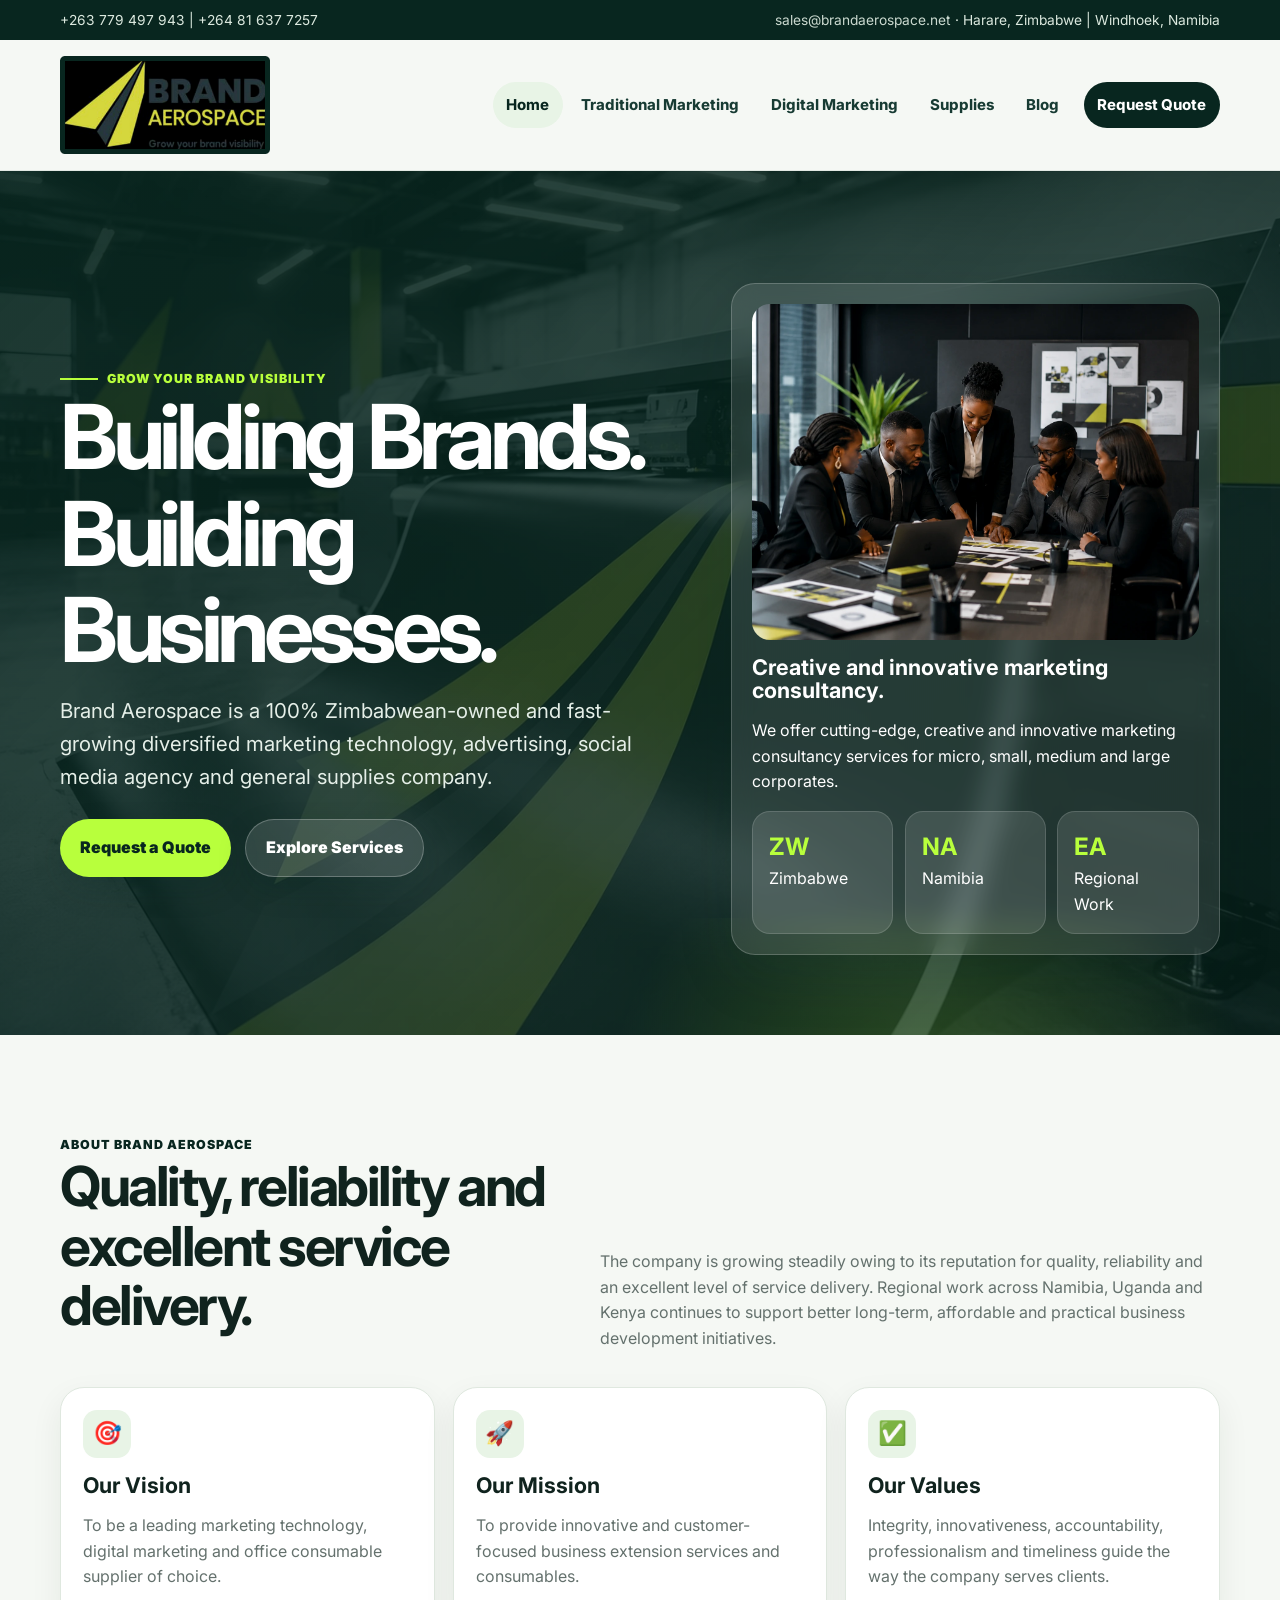
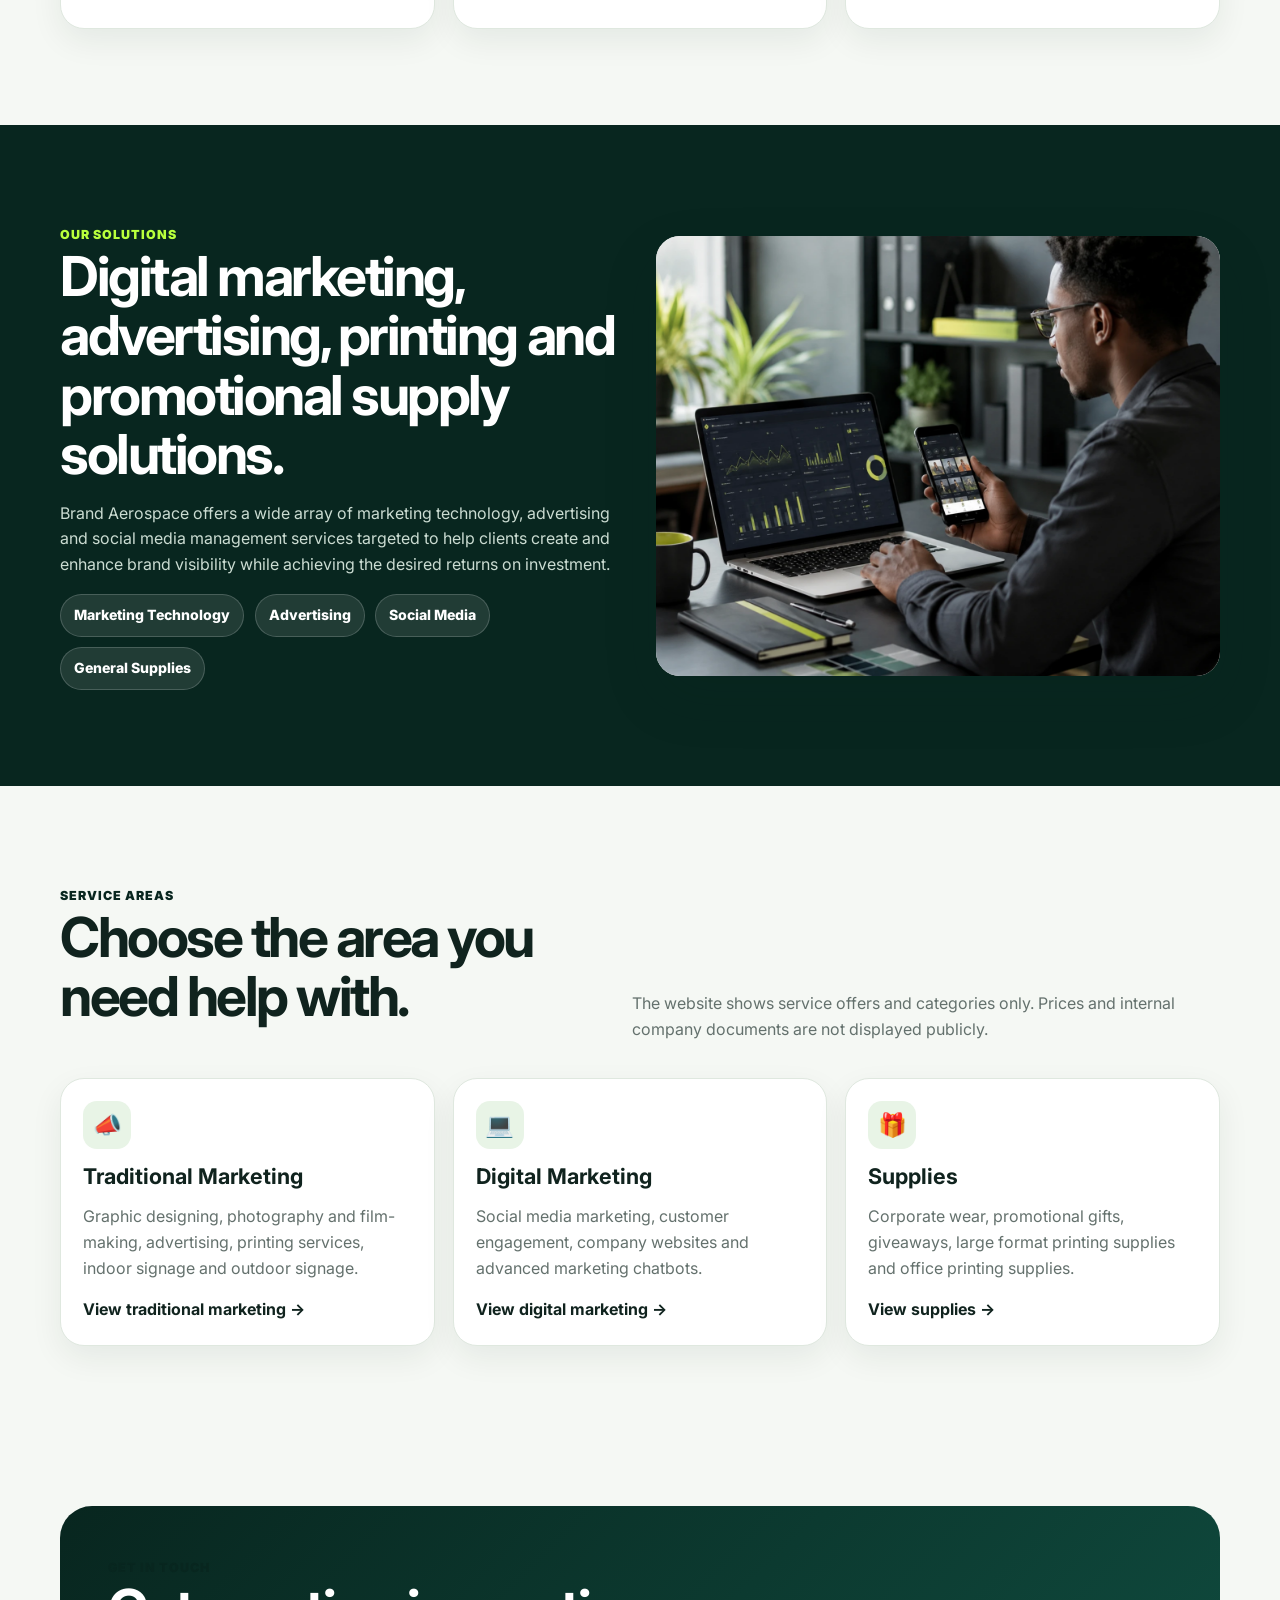
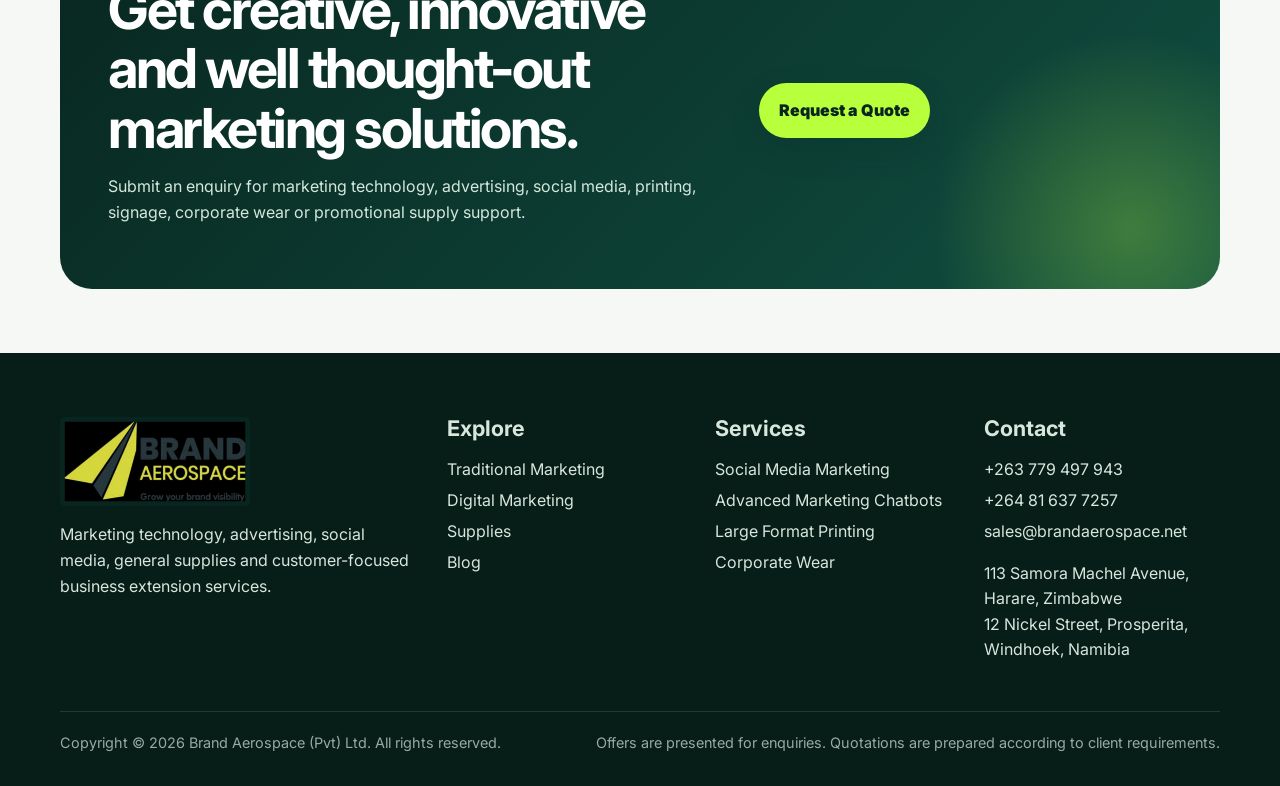
<file: index.html>
<!doctype html>
<html lang="en">
<head>
  <meta charset="utf-8">
  <meta name="viewport" content="width=device-width, initial-scale=1">
  <title>Brand Aerospace | Grow Your Brand Visibility</title>
  <meta name="description" content="Brand Aerospace marketing technology, advertising, social media agency and general supplies company.">
  <link rel="icon" href="assets/img/favicon.png" type="image/png">
  <link rel="preconnect" href="https://fonts.googleapis.com">
  <link rel="preconnect" href="https://fonts.gstatic.com" crossorigin>
  <link href="https://fonts.googleapis.com/css2?family=Inter:wght@400;600;700;800;900&display=swap" rel="stylesheet">
  <link rel="stylesheet" href="assets/css/styles.css">
</head>
<body>

<a class="skip-link" href="#main">Skip to content</a>
<div class="topbar">
  <div class="container">
    <span>+263 779 497 943 | +264 81 637 7257</span>
    <span><a href="mailto:sales@brandaerospace.net">sales@brandaerospace.net</a> · Harare, Zimbabwe | Windhoek, Namibia</span>
  </div>
</div>
<header class="site-header">
  <div class="container nav-wrap">
    <a class="brand" href="index.html" aria-label="Brand Aerospace Home"><img src="assets/img/brand-aerospace-logo.png" alt="Brand Aerospace"></a>
    <button class="menu-toggle" aria-expanded="false" aria-controls="mainNav">Menu</button>
    <nav class="nav" id="mainNav" aria-label="Primary navigation">
      <a class="active" href="index.html">Home</a>
      <a class="" href="traditional-marketing.html">Traditional Marketing</a>
      <a class="" href="digital-marketing.html">Digital Marketing</a>
      <a class="" href="supplies.html">Supplies</a>
      <a class="" href="blog.html">Blog</a>
      <a class="quote-link" href="contact.html">Request Quote</a>
    </nav>
  </div>
</header>

<main id="main">

<section class="hero">
  <div class="container hero-grid">
    <div>
      <span class="eyebrow">Grow your brand visibility</span>
      <h1>Building Brands. Building Businesses.</h1>
      <p class="lead">Brand Aerospace is a 100% Zimbabwean-owned and fast-growing diversified marketing technology, advertising, social media agency and general supplies company.</p>
      <div class="hero-actions">
        <a class="btn primary" href="contact.html">Request a Quote</a>
        <a class="btn secondary" href="#about">Explore Services</a>
      </div>
    </div>
    <aside class="hero-card" aria-label="Brand Aerospace profile summary">
      <img src="assets/img/brand-building.webp" alt="Brand Aerospace marketing consultancy visual">
      <h3>Creative and innovative marketing consultancy.</h3>
      <p>We offer cutting-edge, creative and innovative marketing consultancy services for micro, small, medium and large corporates.</p>
      <div class="quick-stats">
        <div class="stat"><strong>ZW</strong><span>Zimbabwe</span></div>
        <div class="stat"><strong>NA</strong><span>Namibia</span></div>
        <div class="stat"><strong>EA</strong><span>Regional Work</span></div>
      </div>
    </aside>
  </div>
</section>

<section class="section" id="about">
  <div class="container">
    <div class="section-head">
      <div>
        <span class="kicker">About Brand Aerospace</span>
        <h2>Quality, reliability and excellent service delivery.</h2>
      </div>
      <p>The company is growing steadily owing to its reputation for quality, reliability and an excellent level of service delivery. Regional work across Namibia, Uganda and Kenya continues to support better long-term, affordable and practical business development initiatives.</p>
    </div>
    <div class="grid three">
      <div class="card">
        <div class="icon">🎯</div>
        <h3>Our Vision</h3>
        <p>To be a leading marketing technology, digital marketing and office consumable supplier of choice.</p>
      </div>
      <div class="card">
        <div class="icon">🚀</div>
        <h3>Our Mission</h3>
        <p>To provide innovative and customer-focused business extension services and consumables.</p>
      </div>
      <div class="card">
        <div class="icon">✅</div>
        <h3>Our Values</h3>
        <p>Integrity, innovativeness, accountability, professionalism and timeliness guide the way the company serves clients.</p>
      </div>
    </div>
  </div>
</section>

<section class="section dark">
  <div class="container image-band">
    <div>
      <span class="kicker">Our Solutions</span>
      <h2>Digital marketing, advertising, printing and promotional supply solutions.</h2>
      <p>Brand Aerospace offers a wide array of marketing technology, advertising and social media management services targeted to help clients create and enhance brand visibility while achieving the desired returns on investment.</p>
      <div class="pill-row">
        <span class="pill">Marketing Technology</span>
        <span class="pill">Advertising</span>
        <span class="pill">Social Media</span>
        <span class="pill">General Supplies</span>
      </div>
    </div>
    <figure><img src="assets/img/digital-solutions.webp" alt="Brand Aerospace digital marketing solutions visual"></figure>
  </div>
</section>

<section class="section" id="offers">
  <div class="container">
    <div class="section-head">
      <div>
        <span class="kicker">Service Areas</span>
        <h2>Choose the area you need help with.</h2>
      </div>
      <p>The website shows service offers and categories only. Prices and internal company documents are not displayed publicly.</p>
    </div>
    <div class="grid three">
      <a class="card" href="traditional-marketing.html">
        <div class="icon">📣</div>
        <h3>Traditional Marketing</h3>
        <p>Graphic designing, photography and film-making, advertising, printing services, indoor signage and outdoor signage.</p>
        <strong>View traditional marketing →</strong>
      </a>
      <a class="card" href="digital-marketing.html">
        <div class="icon">💻</div>
        <h3>Digital Marketing</h3>
        <p>Social media marketing, customer engagement, company websites and advanced marketing chatbots.</p>
        <strong>View digital marketing →</strong>
      </a>
      <a class="card" href="supplies.html">
        <div class="icon">🎁</div>
        <h3>Supplies</h3>
        <p>Corporate wear, promotional gifts, giveaways, large format printing supplies and office printing supplies.</p>
        <strong>View supplies →</strong>
      </a>
    </div>
  </div>
</section>

<section class="section tight">
  <div class="container cta">
    <div class="content">
      <div>
        <span class="kicker">Get in touch</span>
        <h2>Get creative, innovative and well thought-out marketing solutions.</h2>
        <p>Submit an enquiry for marketing technology, advertising, social media, printing, signage, corporate wear or promotional supply support.</p>
      </div>
      <div class="actions"><a class="btn primary" href="contact.html">Request a Quote</a></div>
    </div>
  </div>
</section>

</main>

<footer class="site-footer">
  <div class="container">
    <div class="footer-grid">
      <div>
        <img src="assets/img/brand-aerospace-logo.png" alt="Brand Aerospace">
        <p>Marketing technology, advertising, social media, general supplies and customer-focused business extension services.</p>
      </div>
      <div>
        <h3>Explore</h3>
        <a href="traditional-marketing.html">Traditional Marketing</a>
        <a href="digital-marketing.html">Digital Marketing</a>
        <a href="supplies.html">Supplies</a>
        <a href="blog.html">Blog</a>
      </div>
      <div>
        <h3>Services</h3>
        <a href="digital-marketing.html#social-media">Social Media Marketing</a>
        <a href="digital-marketing.html#chatbots">Advanced Marketing Chatbots</a>
        <a href="supplies.html#printing">Large Format Printing</a>
        <a href="supplies.html#corporate-wear">Corporate Wear</a>
      </div>
      <div>
        <h3>Contact</h3>
        <a href="tel:+263779497943">+263 779 497 943</a>
        <a href="tel:+264816377257">+264 81 637 7257</a>
        <a href="mailto:sales@brandaerospace.net">sales@brandaerospace.net</a>
        <p>113 Samora Machel Avenue, Harare, Zimbabwe<br>12 Nickel Street, Prosperita, Windhoek, Namibia</p>
      </div>
    </div>
    <div class="footer-bottom">
      <span>Copyright © <span data-year></span> Brand Aerospace (Pvt) Ltd. All rights reserved.</span>
      <span>Offers are presented for enquiries. Quotations are prepared according to client requirements.</span>
    </div>
  </div>
</footer>
<script src="assets/js/main.js"></script>

</body>
</html>
</file>
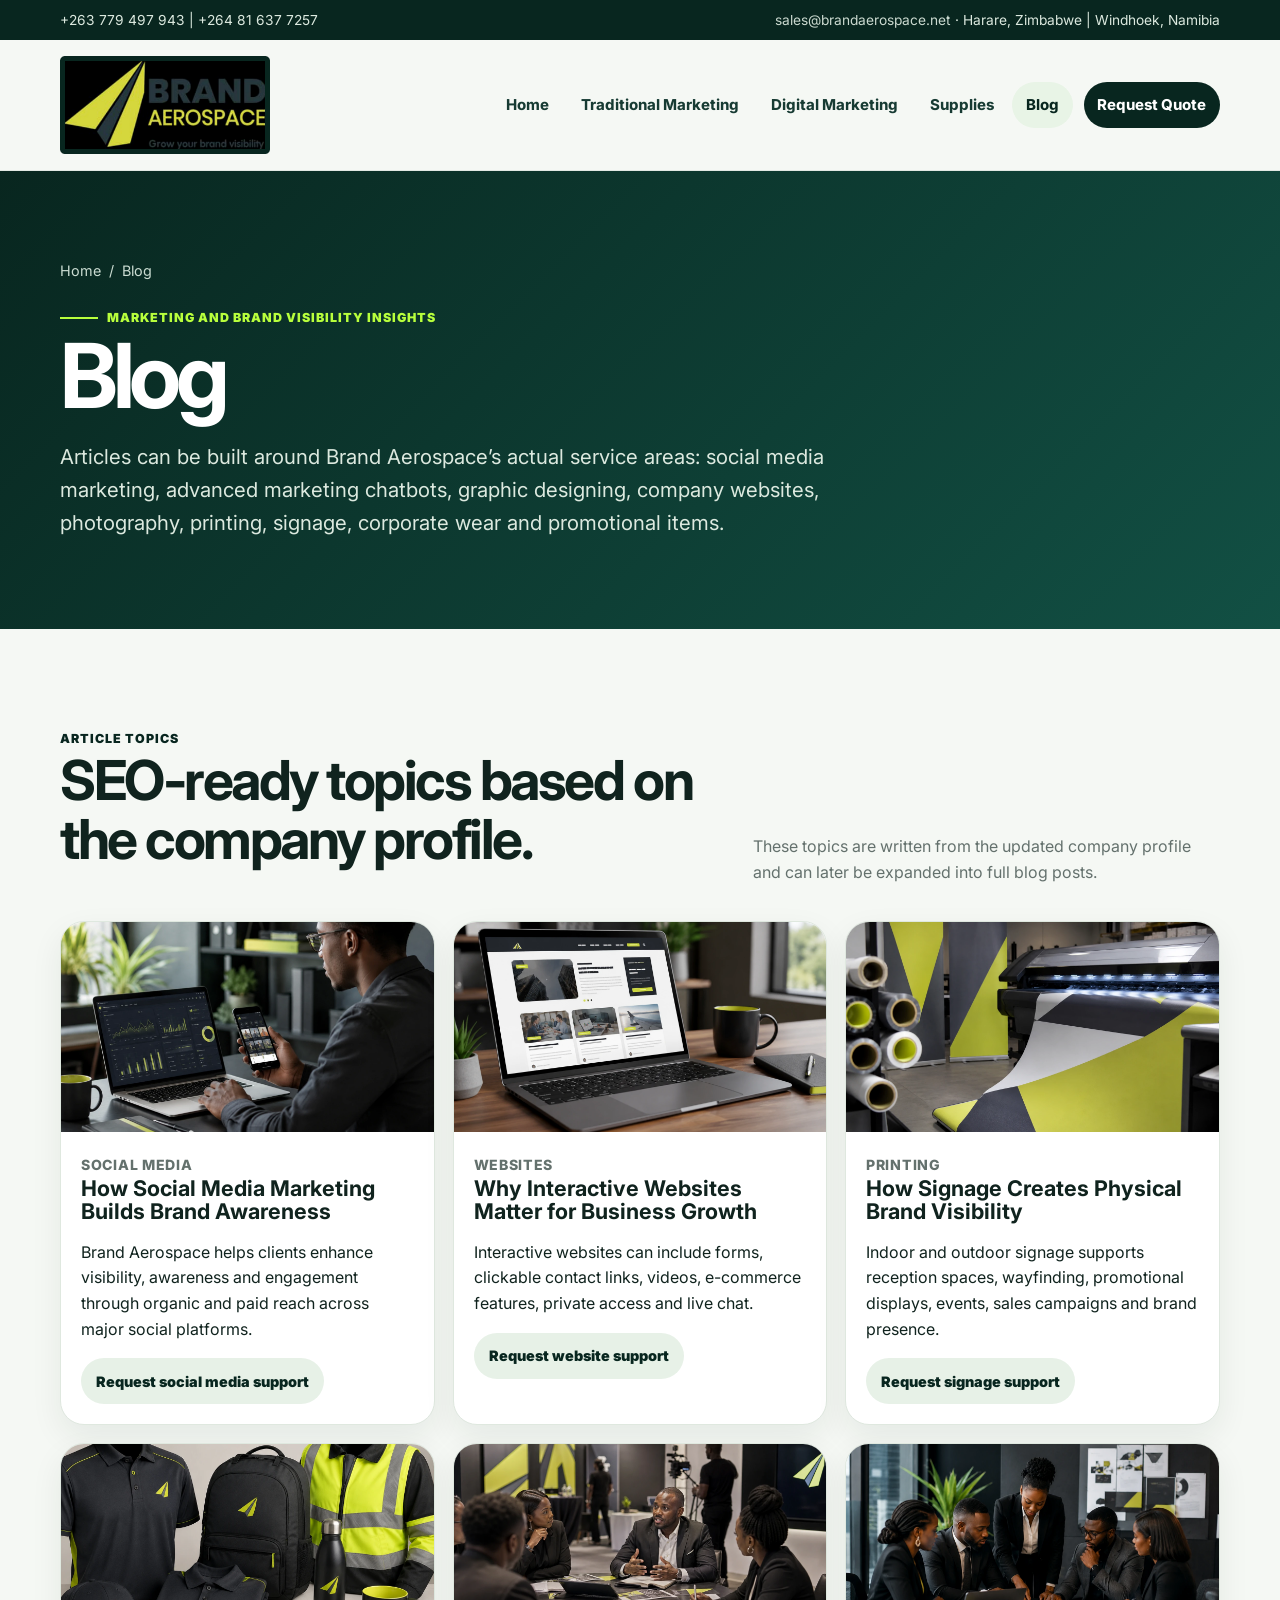
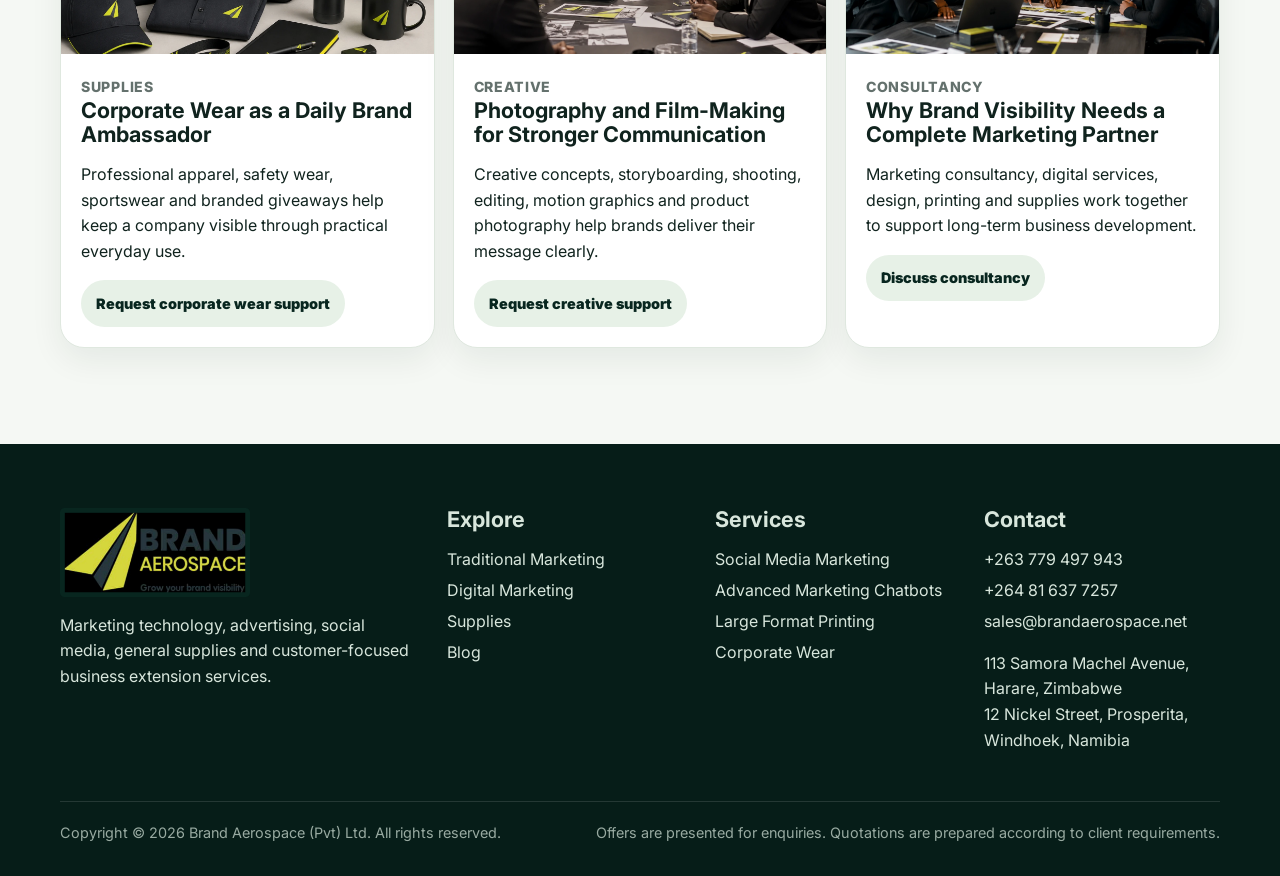
<file: blog.html>
<!doctype html>
<html lang="en">
<head>
  <meta charset="utf-8">
  <meta name="viewport" content="width=device-width, initial-scale=1">
  <title>Blog | Brand Aerospace</title>
  <meta name="description" content="Marketing, branding, printing, signage, digital marketing and promotional supply insights from Brand Aerospace.">
  <link rel="icon" href="assets/img/favicon.png" type="image/png">
  <link rel="preconnect" href="https://fonts.googleapis.com">
  <link rel="preconnect" href="https://fonts.gstatic.com" crossorigin>
  <link href="https://fonts.googleapis.com/css2?family=Inter:wght@400;600;700;800;900&display=swap" rel="stylesheet">
  <link rel="stylesheet" href="assets/css/styles.css">
</head>
<body>

<a class="skip-link" href="#main">Skip to content</a>
<div class="topbar">
  <div class="container">
    <span>+263 779 497 943 | +264 81 637 7257</span>
    <span><a href="mailto:sales@brandaerospace.net">sales@brandaerospace.net</a> · Harare, Zimbabwe | Windhoek, Namibia</span>
  </div>
</div>
<header class="site-header">
  <div class="container nav-wrap">
    <a class="brand" href="index.html" aria-label="Brand Aerospace Home"><img src="assets/img/brand-aerospace-logo.png" alt="Brand Aerospace"></a>
    <button class="menu-toggle" aria-expanded="false" aria-controls="mainNav">Menu</button>
    <nav class="nav" id="mainNav" aria-label="Primary navigation">
      <a class="" href="index.html">Home</a>
      <a class="" href="traditional-marketing.html">Traditional Marketing</a>
      <a class="" href="digital-marketing.html">Digital Marketing</a>
      <a class="" href="supplies.html">Supplies</a>
      <a class="active" href="blog.html">Blog</a>
      <a class="quote-link" href="contact.html">Request Quote</a>
    </nav>
  </div>
</header>

<main id="main">

<section class="page-hero">
  <div class="container">
    <div class="breadcrumbs"><a href="index.html">Home</a><span>/</span><span>Blog</span></div>
    <span class="eyebrow">Marketing and brand visibility insights</span>
    <h1>Blog</h1>
    <p class="lead">Articles can be built around Brand Aerospace’s actual service areas: social media marketing, advanced marketing chatbots, graphic designing, company websites, photography, printing, signage, corporate wear and promotional items.</p>
  </div>
</section>

<section class="section">
  <div class="container">
    <div class="section-head">
      <div>
        <span class="kicker">Article Topics</span>
        <h2>SEO-ready topics based on the company profile.</h2>
      </div>
      <p>These topics are written from the updated company profile and can later be expanded into full blog posts.</p>
    </div>
    <div class="grid three">
      <article class="blog-card"><img src="assets/img/digital-solutions.webp" alt="Digital marketing visual"><div class="blog-body"><span class="blog-meta">Social Media</span><h3>How Social Media Marketing Builds Brand Awareness</h3><p>Brand Aerospace helps clients enhance visibility, awareness and engagement through organic and paid reach across major social platforms.</p><a class="btn small ghost" href="contact.html?service=Social%20Media%20Marketing">Request social media support</a></div></article>
      <article class="blog-card"><img src="assets/img/blog-placeholder.webp" alt="Company website visual"><div class="blog-body"><span class="blog-meta">Websites</span><h3>Why Interactive Websites Matter for Business Growth</h3><p>Interactive websites can include forms, clickable contact links, videos, e-commerce features, private access and live chat.</p><a class="btn small ghost" href="contact.html?service=Company%20Website">Request website support</a></div></article>
      <article class="blog-card"><img src="assets/img/printing-signage.webp" alt="Printing and signage visual"><div class="blog-body"><span class="blog-meta">Printing</span><h3>How Signage Creates Physical Brand Visibility</h3><p>Indoor and outdoor signage supports reception spaces, wayfinding, promotional displays, events, sales campaigns and brand presence.</p><a class="btn small ghost" href="contact.html?service=Indoor%20Outdoor%20Signage">Request signage support</a></div></article>
      <article class="blog-card"><img src="assets/img/corporate-wear.webp" alt="Corporate wear visual"><div class="blog-body"><span class="blog-meta">Supplies</span><h3>Corporate Wear as a Daily Brand Ambassador</h3><p>Professional apparel, safety wear, sportswear and branded giveaways help keep a company visible through practical everyday use.</p><a class="btn small ghost" href="contact.html?service=Corporate%20Wear">Request corporate wear support</a></div></article>
      <article class="blog-card"><img src="assets/img/traditional-marketing-placeholder.webp" alt="Photography and film-making visual"><div class="blog-body"><span class="blog-meta">Creative</span><h3>Photography and Film-Making for Stronger Communication</h3><p>Creative concepts, storyboarding, shooting, editing, motion graphics and product photography help brands deliver their message clearly.</p><a class="btn small ghost" href="contact.html?service=Photography%20and%20Film-Making">Request creative support</a></div></article>
      <article class="blog-card"><img src="assets/img/brand-building.webp" alt="Marketing consultancy visual"><div class="blog-body"><span class="blog-meta">Consultancy</span><h3>Why Brand Visibility Needs a Complete Marketing Partner</h3><p>Marketing consultancy, digital services, design, printing and supplies work together to support long-term business development.</p><a class="btn small ghost" href="contact.html?service=Marketing%20Consultancy">Discuss consultancy</a></div></article>
    </div>
  </div>
</section>

</main>

<footer class="site-footer">
  <div class="container">
    <div class="footer-grid">
      <div>
        <img src="assets/img/brand-aerospace-logo.png" alt="Brand Aerospace">
        <p>Marketing technology, advertising, social media, general supplies and customer-focused business extension services.</p>
      </div>
      <div>
        <h3>Explore</h3>
        <a href="traditional-marketing.html">Traditional Marketing</a>
        <a href="digital-marketing.html">Digital Marketing</a>
        <a href="supplies.html">Supplies</a>
        <a href="blog.html">Blog</a>
      </div>
      <div>
        <h3>Services</h3>
        <a href="digital-marketing.html#social-media">Social Media Marketing</a>
        <a href="digital-marketing.html#chatbots">Advanced Marketing Chatbots</a>
        <a href="supplies.html#printing">Large Format Printing</a>
        <a href="supplies.html#corporate-wear">Corporate Wear</a>
      </div>
      <div>
        <h3>Contact</h3>
        <a href="tel:+263779497943">+263 779 497 943</a>
        <a href="tel:+264816377257">+264 81 637 7257</a>
        <a href="mailto:sales@brandaerospace.net">sales@brandaerospace.net</a>
        <p>113 Samora Machel Avenue, Harare, Zimbabwe<br>12 Nickel Street, Prosperita, Windhoek, Namibia</p>
      </div>
    </div>
    <div class="footer-bottom">
      <span>Copyright © <span data-year></span> Brand Aerospace (Pvt) Ltd. All rights reserved.</span>
      <span>Offers are presented for enquiries. Quotations are prepared according to client requirements.</span>
    </div>
  </div>
</footer>
<script src="assets/js/main.js"></script>

</body>
</html>
</file>
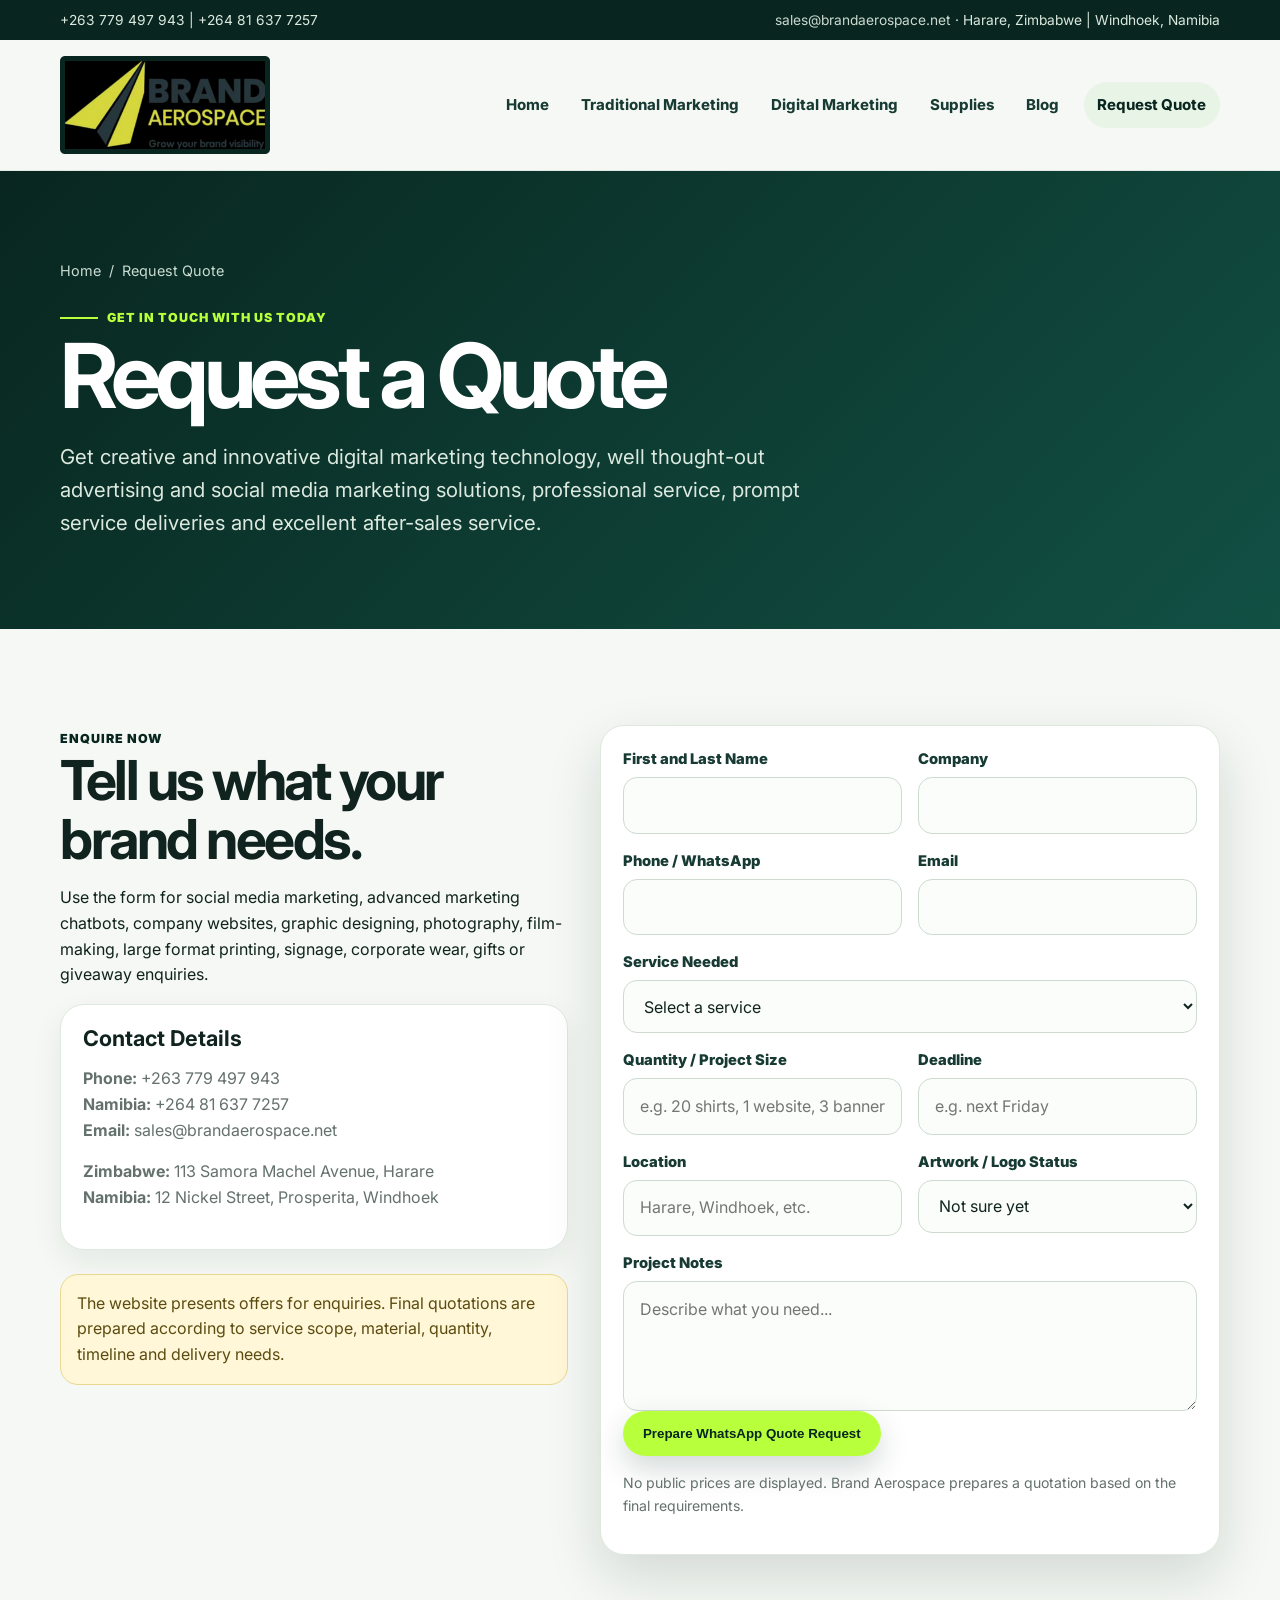
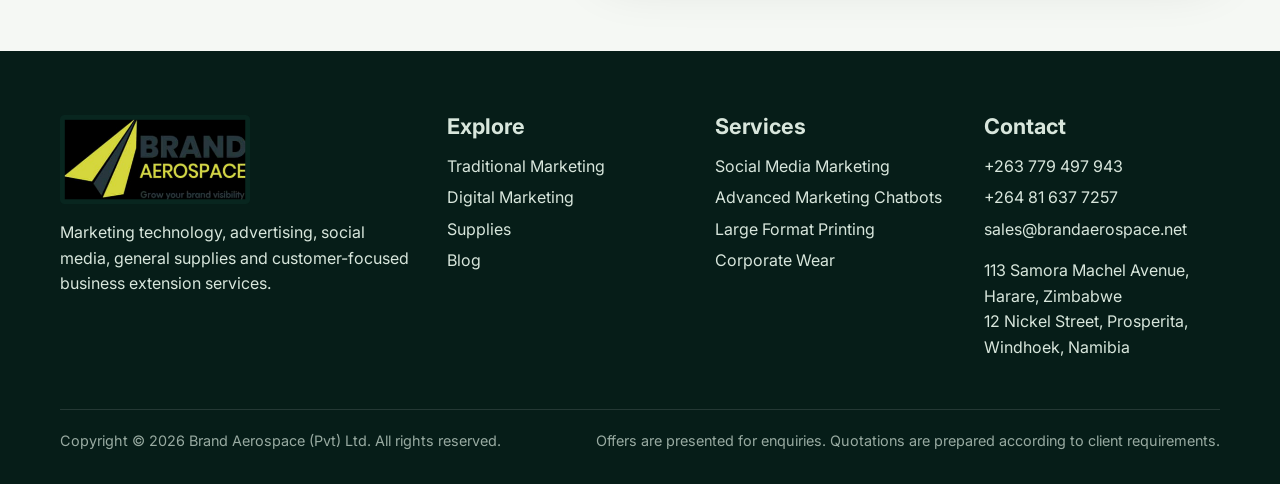
<file: contact.html>
<!doctype html>
<html lang="en">
<head>
  <meta charset="utf-8">
  <meta name="viewport" content="width=device-width, initial-scale=1">
  <title>Request a Quote | Brand Aerospace</title>
  <meta name="description" content="Request a quote from Brand Aerospace for marketing, digital marketing, printing, signage, corporate wear and supplies.">
  <link rel="icon" href="assets/img/favicon.png" type="image/png">
  <link rel="preconnect" href="https://fonts.googleapis.com">
  <link rel="preconnect" href="https://fonts.gstatic.com" crossorigin>
  <link href="https://fonts.googleapis.com/css2?family=Inter:wght@400;600;700;800;900&display=swap" rel="stylesheet">
  <link rel="stylesheet" href="assets/css/styles.css">
</head>
<body>

<a class="skip-link" href="#main">Skip to content</a>
<div class="topbar">
  <div class="container">
    <span>+263 779 497 943 | +264 81 637 7257</span>
    <span><a href="mailto:sales@brandaerospace.net">sales@brandaerospace.net</a> · Harare, Zimbabwe | Windhoek, Namibia</span>
  </div>
</div>
<header class="site-header">
  <div class="container nav-wrap">
    <a class="brand" href="index.html" aria-label="Brand Aerospace Home"><img src="assets/img/brand-aerospace-logo.png" alt="Brand Aerospace"></a>
    <button class="menu-toggle" aria-expanded="false" aria-controls="mainNav">Menu</button>
    <nav class="nav" id="mainNav" aria-label="Primary navigation">
      <a class="" href="index.html">Home</a>
      <a class="" href="traditional-marketing.html">Traditional Marketing</a>
      <a class="" href="digital-marketing.html">Digital Marketing</a>
      <a class="" href="supplies.html">Supplies</a>
      <a class="" href="blog.html">Blog</a>
      <a class="quote-link active" href="contact.html">Request Quote</a>
    </nav>
  </div>
</header>

<main id="main">

<section class="page-hero">
  <div class="container">
    <div class="breadcrumbs"><a href="index.html">Home</a><span>/</span><span>Request Quote</span></div>
    <span class="eyebrow">Get in touch with us today</span>
    <h1>Request a Quote</h1>
    <p class="lead">Get creative and innovative digital marketing technology, well thought-out advertising and social media marketing solutions, professional service, prompt service deliveries and excellent after-sales service.</p>
  </div>
</section>

<section class="section">
  <div class="container split">
    <div>
      <span class="kicker">Enquire Now</span>
      <h2>Tell us what your brand needs.</h2>
      <p>Use the form for social media marketing, advanced marketing chatbots, company websites, graphic designing, photography, film-making, large format printing, signage, corporate wear, gifts or giveaway enquiries.</p>
      <div class="card">
        <h3>Contact Details</h3>
        <p><strong>Phone:</strong> <a href="tel:+263779497943">+263 779 497 943</a><br><strong>Namibia:</strong> <a href="tel:+264816377257">+264 81 637 7257</a><br><strong>Email:</strong> <a href="mailto:sales@brandaerospace.net">sales@brandaerospace.net</a></p>
        <p><strong>Zimbabwe:</strong> 113 Samora Machel Avenue, Harare<br><strong>Namibia:</strong> 12 Nickel Street, Prosperita, Windhoek</p>
      </div>
      <div class="notice">The website presents offers for enquiries. Final quotations are prepared according to service scope, material, quantity, timeline and delivery needs.</div>
    </div>
    <form id="quoteForm" class="quote-form">
      <div class="form-grid">
        <div class="field"><label for="name">First and Last Name</label><input id="name" name="name" required></div>
        <div class="field"><label for="company">Company</label><input id="company" name="company"></div>
        <div class="field"><label for="phone">Phone / WhatsApp</label><input id="phone" name="phone" required></div>
        <div class="field"><label for="email">Email</label><input id="email" type="email" name="email"></div>
        <div class="field full"><label for="service">Service Needed</label><select id="service" name="service" required><option value="">Select a service</option><option>Traditional Marketing</option><option>Digital Marketing</option><option>Social Media Marketing</option><option>Advanced Marketing Chatbots</option><option>Company Website</option><option>Graphic Designing</option><option>Photography and Film-Making</option><option>Large Format Printing</option><option>Corporate Wear</option><option>Corporate Gifts and Giveaways</option><option>Indoor / Outdoor Signage</option><option>Office Printing and Supplies</option><option>Other</option></select></div>
        <div class="field"><label for="quantity">Quantity / Project Size</label><input id="quantity" name="quantity" placeholder="e.g. 20 shirts, 1 website, 3 banners"></div>
        <div class="field"><label for="deadline">Deadline</label><input id="deadline" name="deadline" placeholder="e.g. next Friday"></div>
        <div class="field"><label for="location">Location</label><input id="location" name="location" placeholder="Harare, Windhoek, etc."></div>
        <div class="field"><label for="artwork">Artwork / Logo Status</label><select id="artwork" name="artwork"><option>Not sure yet</option><option>Logo/artwork is ready</option><option>I need design support</option></select></div>
        <div class="field full"><label for="notes">Project Notes</label><textarea id="notes" name="notes" placeholder="Describe what you need..."></textarea></div>
      </div>
      <button class="btn primary" type="submit">Prepare WhatsApp Quote Request</button>
      <p id="formStatus" class="form-note" aria-live="polite"></p>
      <p class="form-note">No public prices are displayed. Brand Aerospace prepares a quotation based on the final requirements.</p>
    </form>
  </div>
</section>

</main>

<footer class="site-footer">
  <div class="container">
    <div class="footer-grid">
      <div>
        <img src="assets/img/brand-aerospace-logo.png" alt="Brand Aerospace">
        <p>Marketing technology, advertising, social media, general supplies and customer-focused business extension services.</p>
      </div>
      <div>
        <h3>Explore</h3>
        <a href="traditional-marketing.html">Traditional Marketing</a>
        <a href="digital-marketing.html">Digital Marketing</a>
        <a href="supplies.html">Supplies</a>
        <a href="blog.html">Blog</a>
      </div>
      <div>
        <h3>Services</h3>
        <a href="digital-marketing.html#social-media">Social Media Marketing</a>
        <a href="digital-marketing.html#chatbots">Advanced Marketing Chatbots</a>
        <a href="supplies.html#printing">Large Format Printing</a>
        <a href="supplies.html#corporate-wear">Corporate Wear</a>
      </div>
      <div>
        <h3>Contact</h3>
        <a href="tel:+263779497943">+263 779 497 943</a>
        <a href="tel:+264816377257">+264 81 637 7257</a>
        <a href="mailto:sales@brandaerospace.net">sales@brandaerospace.net</a>
        <p>113 Samora Machel Avenue, Harare, Zimbabwe<br>12 Nickel Street, Prosperita, Windhoek, Namibia</p>
      </div>
    </div>
    <div class="footer-bottom">
      <span>Copyright © <span data-year></span> Brand Aerospace (Pvt) Ltd. All rights reserved.</span>
      <span>Offers are presented for enquiries. Quotations are prepared according to client requirements.</span>
    </div>
  </div>
</footer>
<script src="assets/js/main.js"></script>

</body>
</html>
</file>
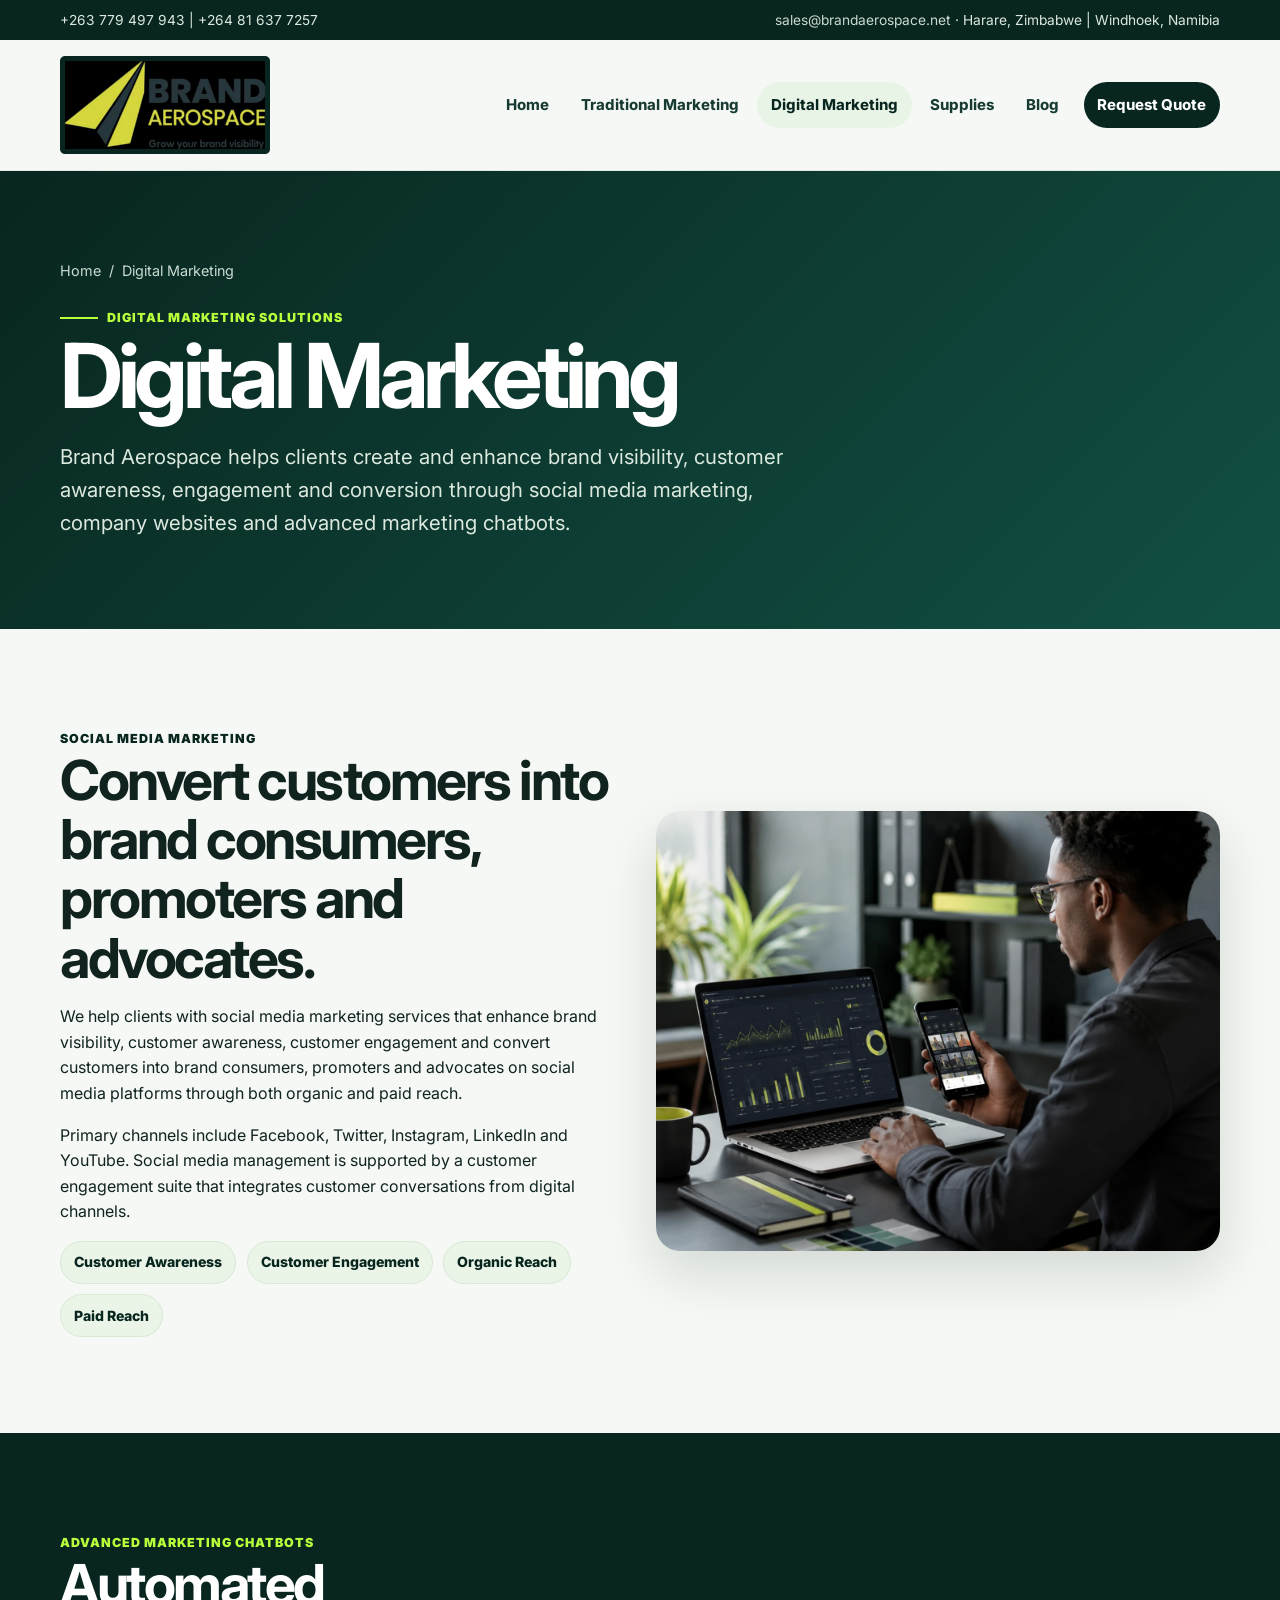
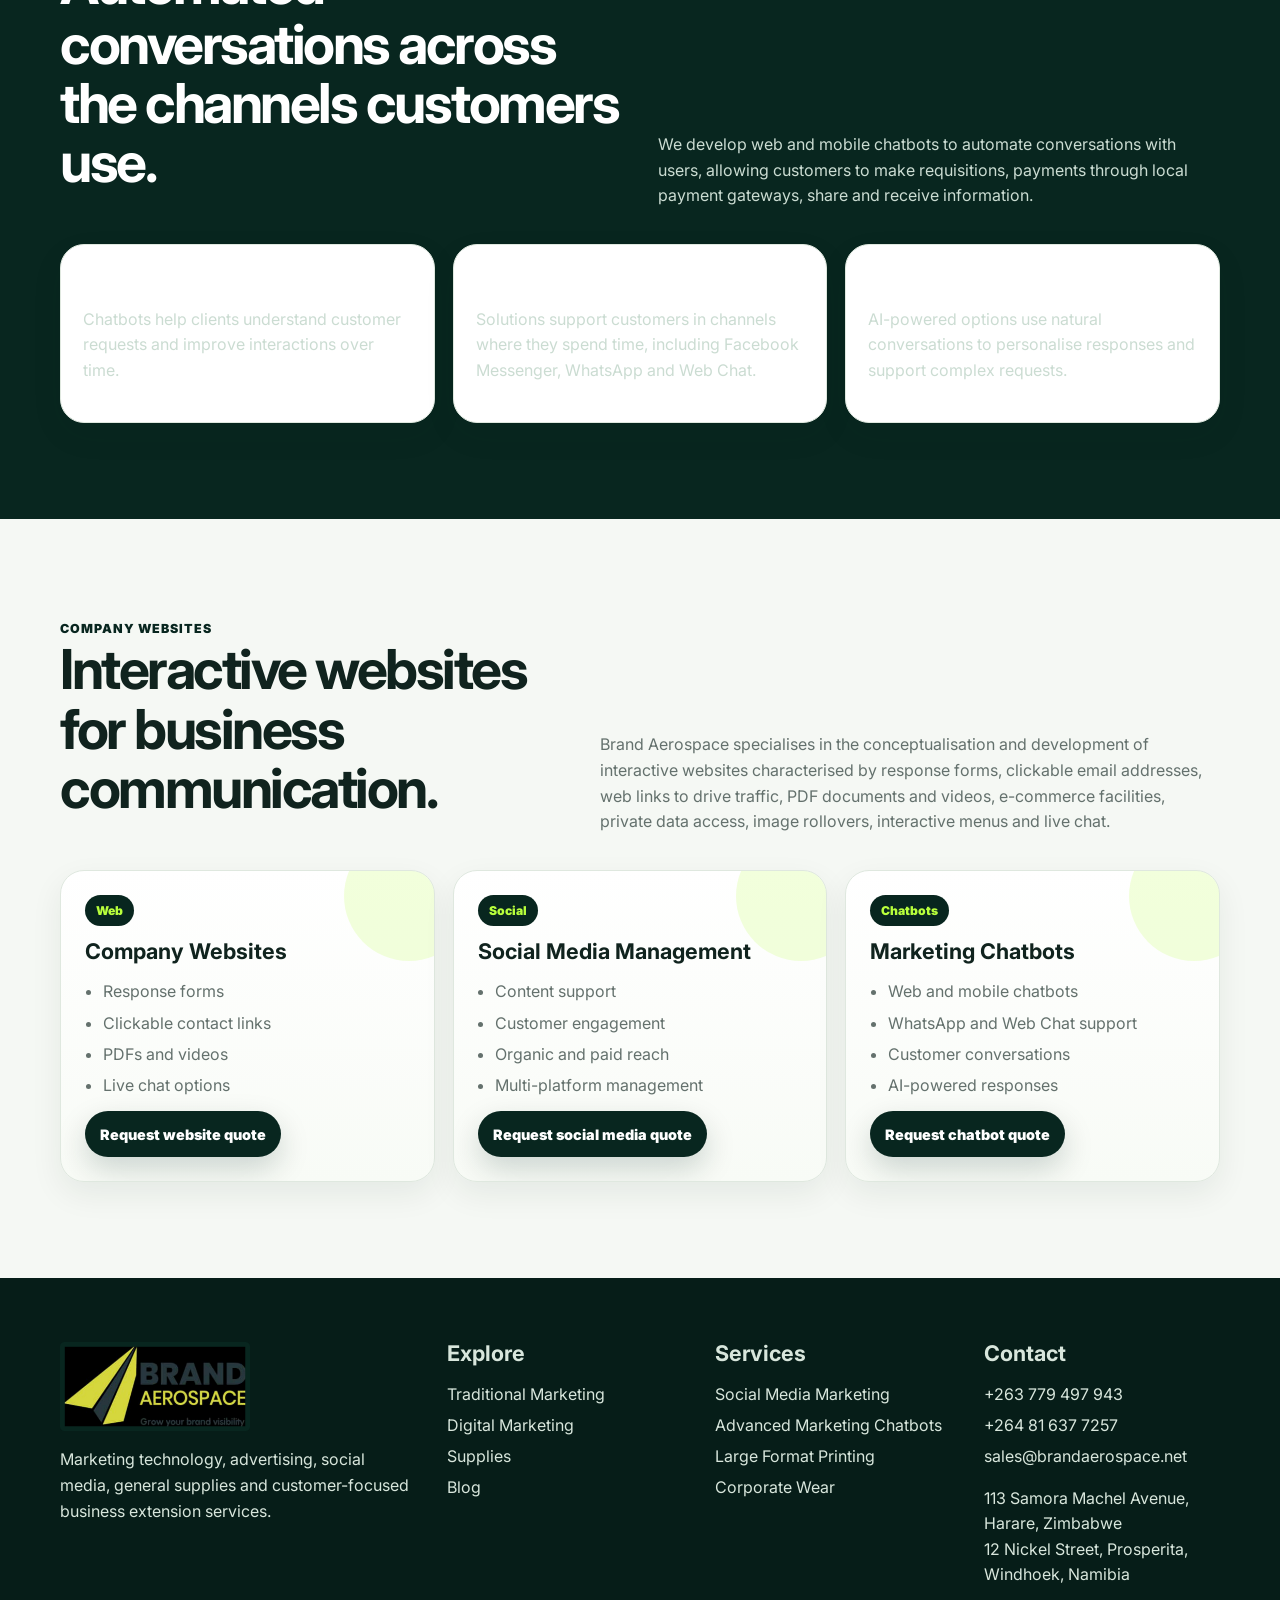
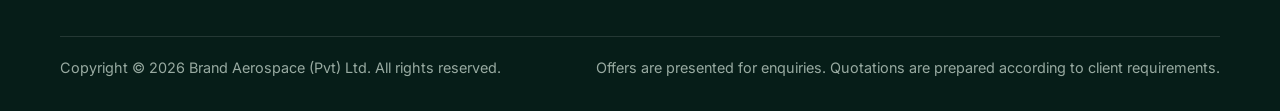
<file: digital-marketing.html>
<!doctype html>
<html lang="en">
<head>
  <meta charset="utf-8">
  <meta name="viewport" content="width=device-width, initial-scale=1">
  <title>Digital Marketing | Brand Aerospace</title>
  <meta name="description" content="Social media marketing, advanced marketing chatbots and company websites from Brand Aerospace.">
  <link rel="icon" href="assets/img/favicon.png" type="image/png">
  <link rel="preconnect" href="https://fonts.googleapis.com">
  <link rel="preconnect" href="https://fonts.gstatic.com" crossorigin>
  <link href="https://fonts.googleapis.com/css2?family=Inter:wght@400;600;700;800;900&display=swap" rel="stylesheet">
  <link rel="stylesheet" href="assets/css/styles.css">
</head>
<body>

<a class="skip-link" href="#main">Skip to content</a>
<div class="topbar">
  <div class="container">
    <span>+263 779 497 943 | +264 81 637 7257</span>
    <span><a href="mailto:sales@brandaerospace.net">sales@brandaerospace.net</a> · Harare, Zimbabwe | Windhoek, Namibia</span>
  </div>
</div>
<header class="site-header">
  <div class="container nav-wrap">
    <a class="brand" href="index.html" aria-label="Brand Aerospace Home"><img src="assets/img/brand-aerospace-logo.png" alt="Brand Aerospace"></a>
    <button class="menu-toggle" aria-expanded="false" aria-controls="mainNav">Menu</button>
    <nav class="nav" id="mainNav" aria-label="Primary navigation">
      <a class="" href="index.html">Home</a>
      <a class="" href="traditional-marketing.html">Traditional Marketing</a>
      <a class="active" href="digital-marketing.html">Digital Marketing</a>
      <a class="" href="supplies.html">Supplies</a>
      <a class="" href="blog.html">Blog</a>
      <a class="quote-link" href="contact.html">Request Quote</a>
    </nav>
  </div>
</header>

<main id="main">

<section class="page-hero">
  <div class="container">
    <div class="breadcrumbs"><a href="index.html">Home</a><span>/</span><span>Digital Marketing</span></div>
    <span class="eyebrow">Digital Marketing Solutions</span>
    <h1>Digital Marketing</h1>
    <p class="lead">Brand Aerospace helps clients create and enhance brand visibility, customer awareness, engagement and conversion through social media marketing, company websites and advanced marketing chatbots.</p>
  </div>
</section>

<section class="section" id="social-media">
  <div class="container image-band">
    <div>
      <span class="kicker">Social Media Marketing</span>
      <h2>Convert customers into brand consumers, promoters and advocates.</h2>
      <p>We help clients with social media marketing services that enhance brand visibility, customer awareness, customer engagement and convert customers into brand consumers, promoters and advocates on social media platforms through both organic and paid reach.</p>
      <p>Primary channels include Facebook, Twitter, Instagram, LinkedIn and YouTube. Social media management is supported by a customer engagement suite that integrates customer conversations from digital channels.</p>
      <div class="pill-row">
        <span class="pill">Customer Awareness</span>
        <span class="pill">Customer Engagement</span>
        <span class="pill">Organic Reach</span>
        <span class="pill">Paid Reach</span>
      </div>
    </div>
    <figure><img src="assets/img/digital-solutions.webp" alt="Digital marketing dashboard and social media visual"></figure>
  </div>
</section>

<section class="section dark" id="chatbots">
  <div class="container">
    <div class="section-head">
      <div>
        <span class="kicker">Advanced Marketing Chatbots</span>
        <h2>Automated conversations across the channels customers use.</h2>
      </div>
      <p>We develop web and mobile chatbots to automate conversations with users, allowing customers to make requisitions, payments through local payment gateways, share and receive information.</p>
    </div>
    <div class="grid three">
      <div class="card"><h3>Customer Requests</h3><p>Chatbots help clients understand customer requests and improve interactions over time.</p></div>
      <div class="card"><h3>Messaging Apps</h3><p>Solutions support customers in channels where they spend time, including Facebook Messenger, WhatsApp and Web Chat.</p></div>
      <div class="card"><h3>AI-Powered Support</h3><p>AI-powered options use natural conversations to personalise responses and support complex requests.</p></div>
    </div>
  </div>
</section>

<section class="section" id="websites">
  <div class="container">
    <div class="section-head">
      <div>
        <span class="kicker">Company Websites</span>
        <h2>Interactive websites for business communication.</h2>
      </div>
      <p>Brand Aerospace specialises in the conceptualisation and development of interactive websites characterised by response forms, clickable email addresses, web links to drive traffic, PDF documents and videos, e-commerce facilities, private data access, image rollovers, interactive menus and live chat.</p>
    </div>
    <div class="grid three">
      <div class="offer"><span class="tag">Web</span><h3>Company Websites</h3><ul><li>Response forms</li><li>Clickable contact links</li><li>PDFs and videos</li><li>Live chat options</li></ul><a class="btn small" href="contact.html?service=Company%20Website">Request website quote</a></div>
      <div class="offer"><span class="tag">Social</span><h3>Social Media Management</h3><ul><li>Content support</li><li>Customer engagement</li><li>Organic and paid reach</li><li>Multi-platform management</li></ul><a class="btn small" href="contact.html?service=Social%20Media%20Marketing">Request social media quote</a></div>
      <div class="offer"><span class="tag">Chatbots</span><h3>Marketing Chatbots</h3><ul><li>Web and mobile chatbots</li><li>WhatsApp and Web Chat support</li><li>Customer conversations</li><li>AI-powered responses</li></ul><a class="btn small" href="contact.html?service=Marketing%20Chatbots">Request chatbot quote</a></div>
    </div>
  </div>
</section>

</main>

<footer class="site-footer">
  <div class="container">
    <div class="footer-grid">
      <div>
        <img src="assets/img/brand-aerospace-logo.png" alt="Brand Aerospace">
        <p>Marketing technology, advertising, social media, general supplies and customer-focused business extension services.</p>
      </div>
      <div>
        <h3>Explore</h3>
        <a href="traditional-marketing.html">Traditional Marketing</a>
        <a href="digital-marketing.html">Digital Marketing</a>
        <a href="supplies.html">Supplies</a>
        <a href="blog.html">Blog</a>
      </div>
      <div>
        <h3>Services</h3>
        <a href="digital-marketing.html#social-media">Social Media Marketing</a>
        <a href="digital-marketing.html#chatbots">Advanced Marketing Chatbots</a>
        <a href="supplies.html#printing">Large Format Printing</a>
        <a href="supplies.html#corporate-wear">Corporate Wear</a>
      </div>
      <div>
        <h3>Contact</h3>
        <a href="tel:+263779497943">+263 779 497 943</a>
        <a href="tel:+264816377257">+264 81 637 7257</a>
        <a href="mailto:sales@brandaerospace.net">sales@brandaerospace.net</a>
        <p>113 Samora Machel Avenue, Harare, Zimbabwe<br>12 Nickel Street, Prosperita, Windhoek, Namibia</p>
      </div>
    </div>
    <div class="footer-bottom">
      <span>Copyright © <span data-year></span> Brand Aerospace (Pvt) Ltd. All rights reserved.</span>
      <span>Offers are presented for enquiries. Quotations are prepared according to client requirements.</span>
    </div>
  </div>
</footer>
<script src="assets/js/main.js"></script>

</body>
</html>
</file>
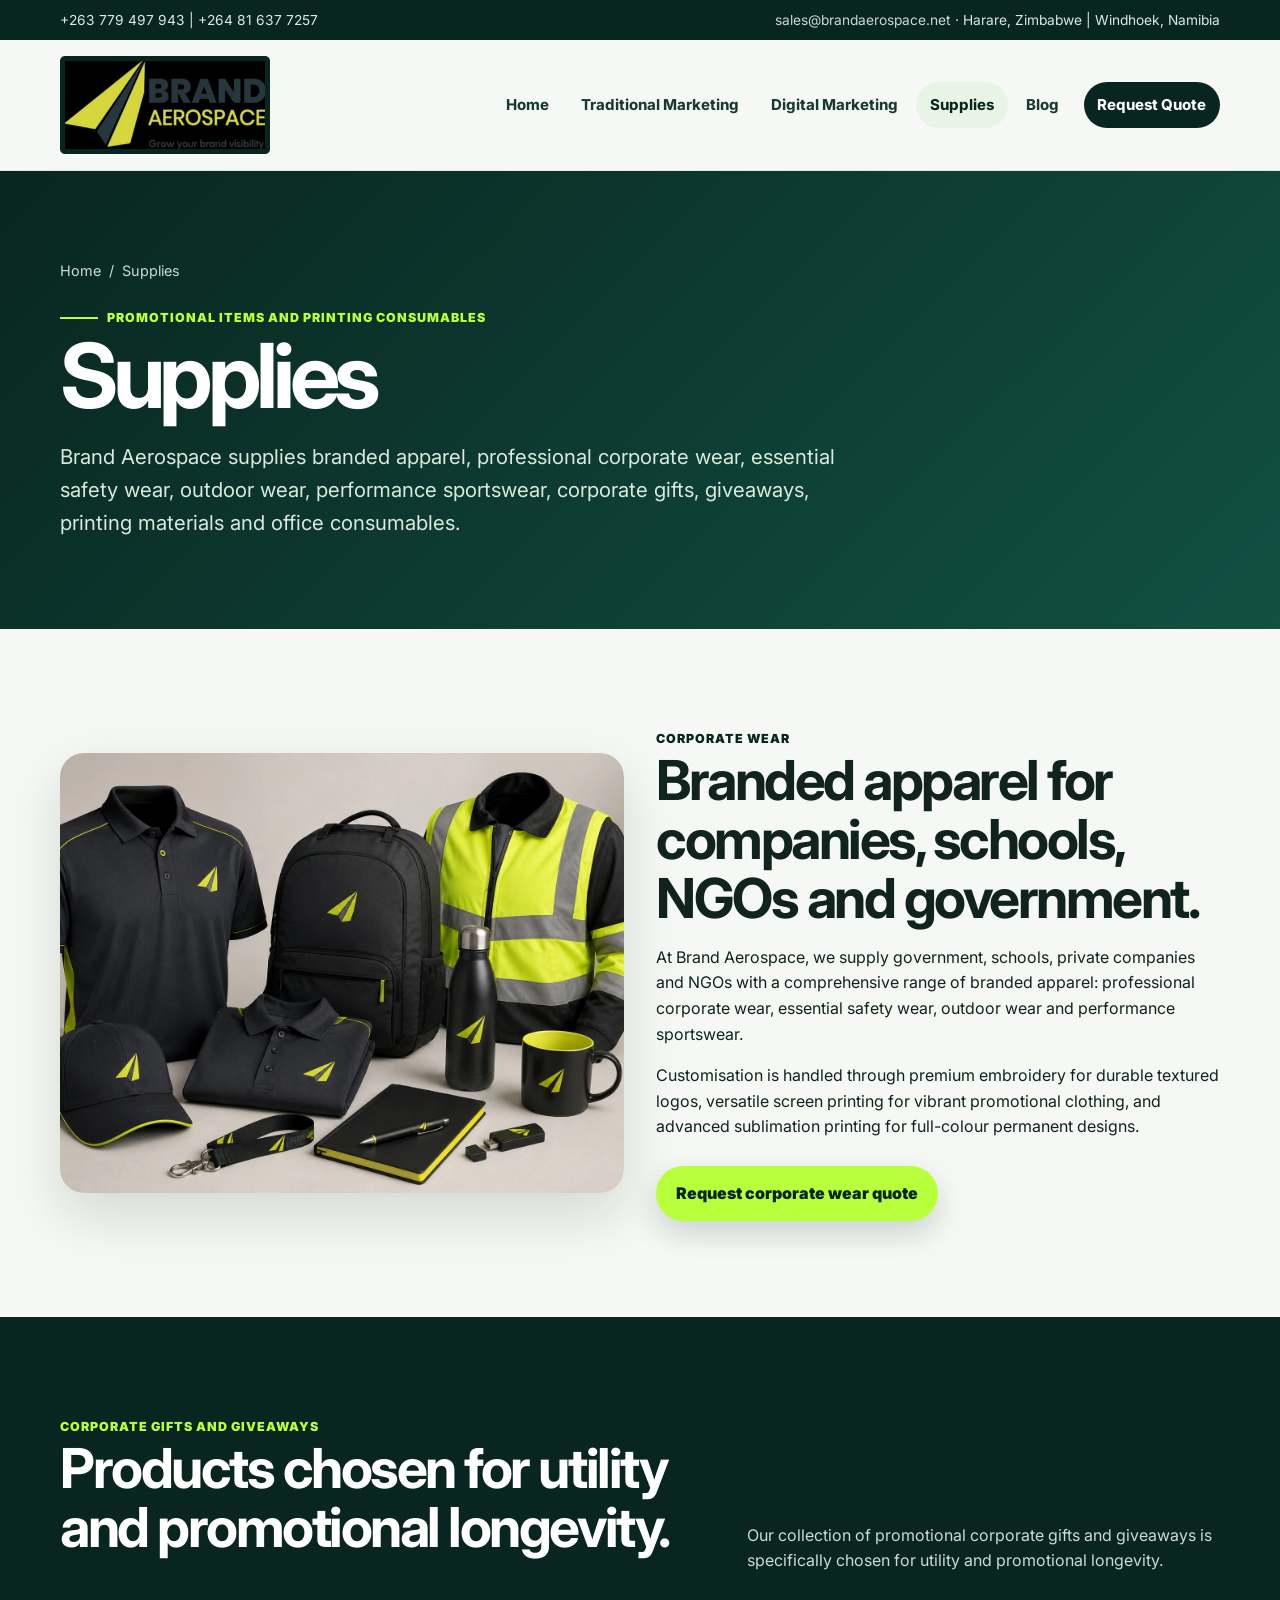
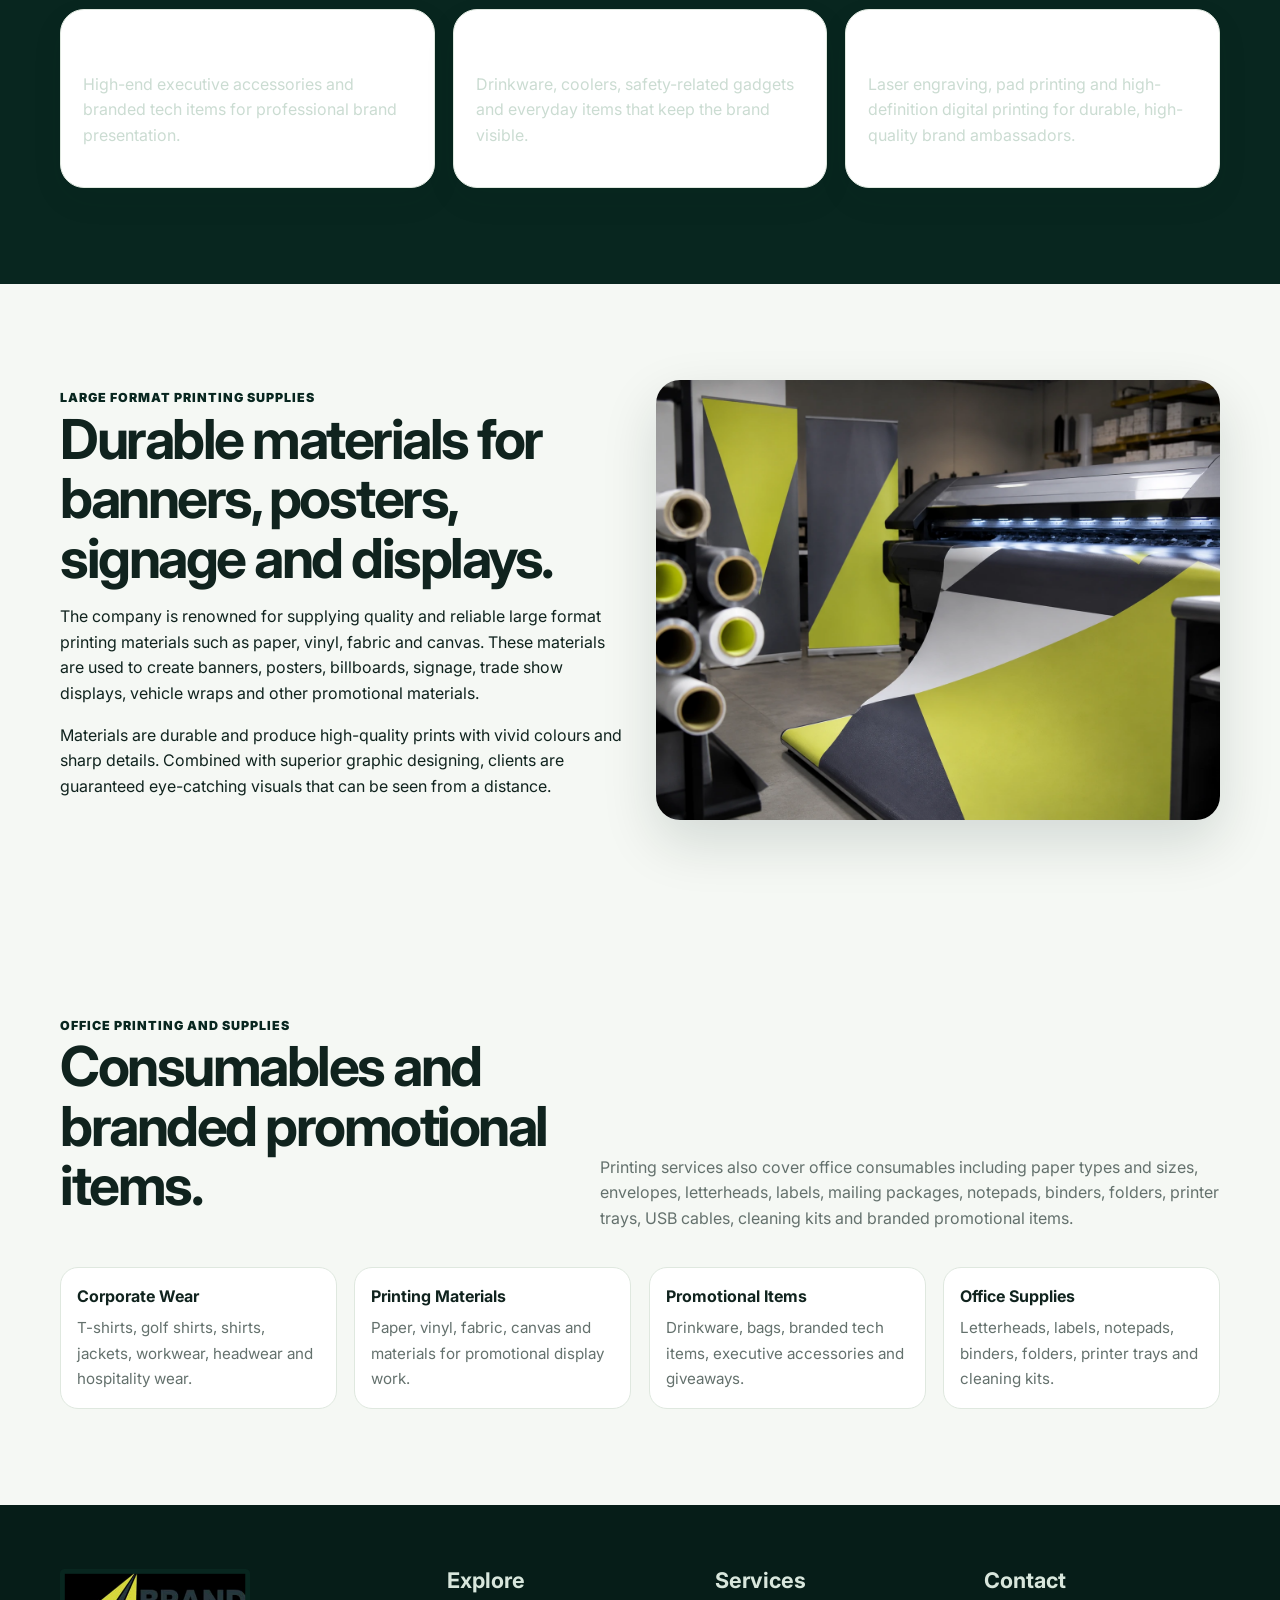
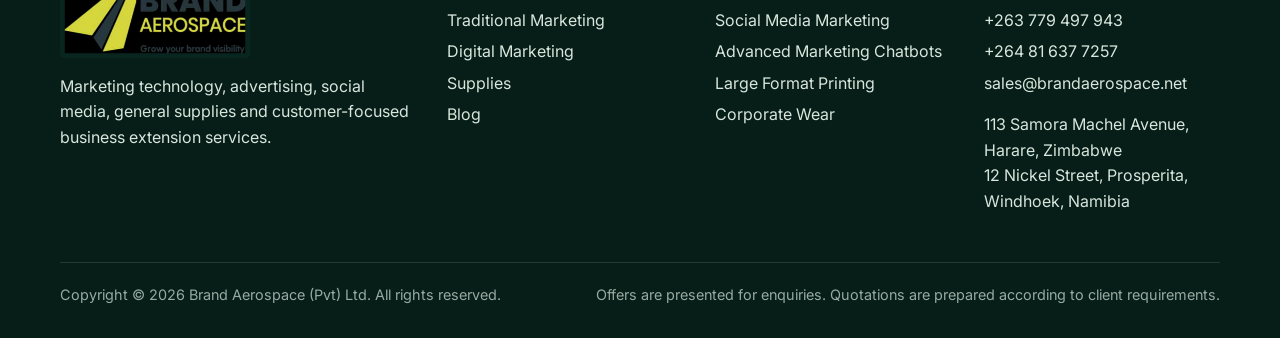
<file: supplies.html>
<!doctype html>
<html lang="en">
<head>
  <meta charset="utf-8">
  <meta name="viewport" content="width=device-width, initial-scale=1">
  <title>Supplies | Brand Aerospace</title>
  <meta name="description" content="Corporate wear, promotional gifts, giveaways, large format printing supplies and office printing supplies from Brand Aerospace.">
  <link rel="icon" href="assets/img/favicon.png" type="image/png">
  <link rel="preconnect" href="https://fonts.googleapis.com">
  <link rel="preconnect" href="https://fonts.gstatic.com" crossorigin>
  <link href="https://fonts.googleapis.com/css2?family=Inter:wght@400;600;700;800;900&display=swap" rel="stylesheet">
  <link rel="stylesheet" href="assets/css/styles.css">
</head>
<body>

<a class="skip-link" href="#main">Skip to content</a>
<div class="topbar">
  <div class="container">
    <span>+263 779 497 943 | +264 81 637 7257</span>
    <span><a href="mailto:sales@brandaerospace.net">sales@brandaerospace.net</a> · Harare, Zimbabwe | Windhoek, Namibia</span>
  </div>
</div>
<header class="site-header">
  <div class="container nav-wrap">
    <a class="brand" href="index.html" aria-label="Brand Aerospace Home"><img src="assets/img/brand-aerospace-logo.png" alt="Brand Aerospace"></a>
    <button class="menu-toggle" aria-expanded="false" aria-controls="mainNav">Menu</button>
    <nav class="nav" id="mainNav" aria-label="Primary navigation">
      <a class="" href="index.html">Home</a>
      <a class="" href="traditional-marketing.html">Traditional Marketing</a>
      <a class="" href="digital-marketing.html">Digital Marketing</a>
      <a class="active" href="supplies.html">Supplies</a>
      <a class="" href="blog.html">Blog</a>
      <a class="quote-link" href="contact.html">Request Quote</a>
    </nav>
  </div>
</header>

<main id="main">

<section class="page-hero">
  <div class="container">
    <div class="breadcrumbs"><a href="index.html">Home</a><span>/</span><span>Supplies</span></div>
    <span class="eyebrow">Promotional Items and Printing Consumables</span>
    <h1>Supplies</h1>
    <p class="lead">Brand Aerospace supplies branded apparel, professional corporate wear, essential safety wear, outdoor wear, performance sportswear, corporate gifts, giveaways, printing materials and office consumables.</p>
  </div>
</section>

<section class="section" id="corporate-wear">
  <div class="container image-band">
    <figure><img src="assets/img/corporate-wear.webp" alt="Corporate wear and promotional items visual"></figure>
    <div>
      <span class="kicker">Corporate Wear</span>
      <h2>Branded apparel for companies, schools, NGOs and government.</h2>
      <p>At Brand Aerospace, we supply government, schools, private companies and NGOs with a comprehensive range of branded apparel: professional corporate wear, essential safety wear, outdoor wear and performance sportswear.</p>
      <p>Customisation is handled through premium embroidery for durable textured logos, versatile screen printing for vibrant promotional clothing, and advanced sublimation printing for full-colour permanent designs.</p>
      <div class="actions"><a class="btn primary" href="contact.html?service=Corporate%20Wear">Request corporate wear quote</a></div>
    </div>
  </div>
</section>

<section class="section dark" id="gifts">
  <div class="container">
    <div class="section-head">
      <div>
        <span class="kicker">Corporate Gifts and Giveaways</span>
        <h2>Products chosen for utility and promotional longevity.</h2>
      </div>
      <p>Our collection of promotional corporate gifts and giveaways is specifically chosen for utility and promotional longevity.</p>
    </div>
    <div class="grid three">
      <div class="card"><h3>Executive Accessories</h3><p>High-end executive accessories and branded tech items for professional brand presentation.</p></div>
      <div class="card"><h3>Practical Products</h3><p>Drinkware, coolers, safety-related gadgets and everyday items that keep the brand visible.</p></div>
      <div class="card"><h3>Customisation Methods</h3><p>Laser engraving, pad printing and high-definition digital printing for durable, high-quality brand ambassadors.</p></div>
    </div>
  </div>
</section>

<section class="section" id="printing">
  <div class="container image-band">
    <div>
      <span class="kicker">Large Format Printing Supplies</span>
      <h2>Durable materials for banners, posters, signage and displays.</h2>
      <p>The company is renowned for supplying quality and reliable large format printing materials such as paper, vinyl, fabric and canvas. These materials are used to create banners, posters, billboards, signage, trade show displays, vehicle wraps and other promotional materials.</p>
      <p>Materials are durable and produce high-quality prints with vivid colours and sharp details. Combined with superior graphic designing, clients are guaranteed eye-catching visuals that can be seen from a distance.</p>
    </div>
    <figure><img src="assets/img/printing-signage.webp" alt="Large format printing and banner production visual"></figure>
  </div>
</section>

<section class="section">
  <div class="container">
    <div class="section-head">
      <div>
        <span class="kicker">Office Printing and Supplies</span>
        <h2>Consumables and branded promotional items.</h2>
      </div>
      <p>Printing services also cover office consumables including paper types and sizes, envelopes, letterheads, labels, mailing packages, notepads, binders, folders, printer trays, USB cables, cleaning kits and branded promotional items.</p>
    </div>
    <div class="grid four">
      <div class="service-item"><strong>Corporate Wear</strong><span>T-shirts, golf shirts, shirts, jackets, workwear, headwear and hospitality wear.</span></div>
      <div class="service-item"><strong>Printing Materials</strong><span>Paper, vinyl, fabric, canvas and materials for promotional display work.</span></div>
      <div class="service-item"><strong>Promotional Items</strong><span>Drinkware, bags, branded tech items, executive accessories and giveaways.</span></div>
      <div class="service-item"><strong>Office Supplies</strong><span>Letterheads, labels, notepads, binders, folders, printer trays and cleaning kits.</span></div>
    </div>
  </div>
</section>

</main>

<footer class="site-footer">
  <div class="container">
    <div class="footer-grid">
      <div>
        <img src="assets/img/brand-aerospace-logo.png" alt="Brand Aerospace">
        <p>Marketing technology, advertising, social media, general supplies and customer-focused business extension services.</p>
      </div>
      <div>
        <h3>Explore</h3>
        <a href="traditional-marketing.html">Traditional Marketing</a>
        <a href="digital-marketing.html">Digital Marketing</a>
        <a href="supplies.html">Supplies</a>
        <a href="blog.html">Blog</a>
      </div>
      <div>
        <h3>Services</h3>
        <a href="digital-marketing.html#social-media">Social Media Marketing</a>
        <a href="digital-marketing.html#chatbots">Advanced Marketing Chatbots</a>
        <a href="supplies.html#printing">Large Format Printing</a>
        <a href="supplies.html#corporate-wear">Corporate Wear</a>
      </div>
      <div>
        <h3>Contact</h3>
        <a href="tel:+263779497943">+263 779 497 943</a>
        <a href="tel:+264816377257">+264 81 637 7257</a>
        <a href="mailto:sales@brandaerospace.net">sales@brandaerospace.net</a>
        <p>113 Samora Machel Avenue, Harare, Zimbabwe<br>12 Nickel Street, Prosperita, Windhoek, Namibia</p>
      </div>
    </div>
    <div class="footer-bottom">
      <span>Copyright © <span data-year></span> Brand Aerospace (Pvt) Ltd. All rights reserved.</span>
      <span>Offers are presented for enquiries. Quotations are prepared according to client requirements.</span>
    </div>
  </div>
</footer>
<script src="assets/js/main.js"></script>

</body>
</html>
</file>
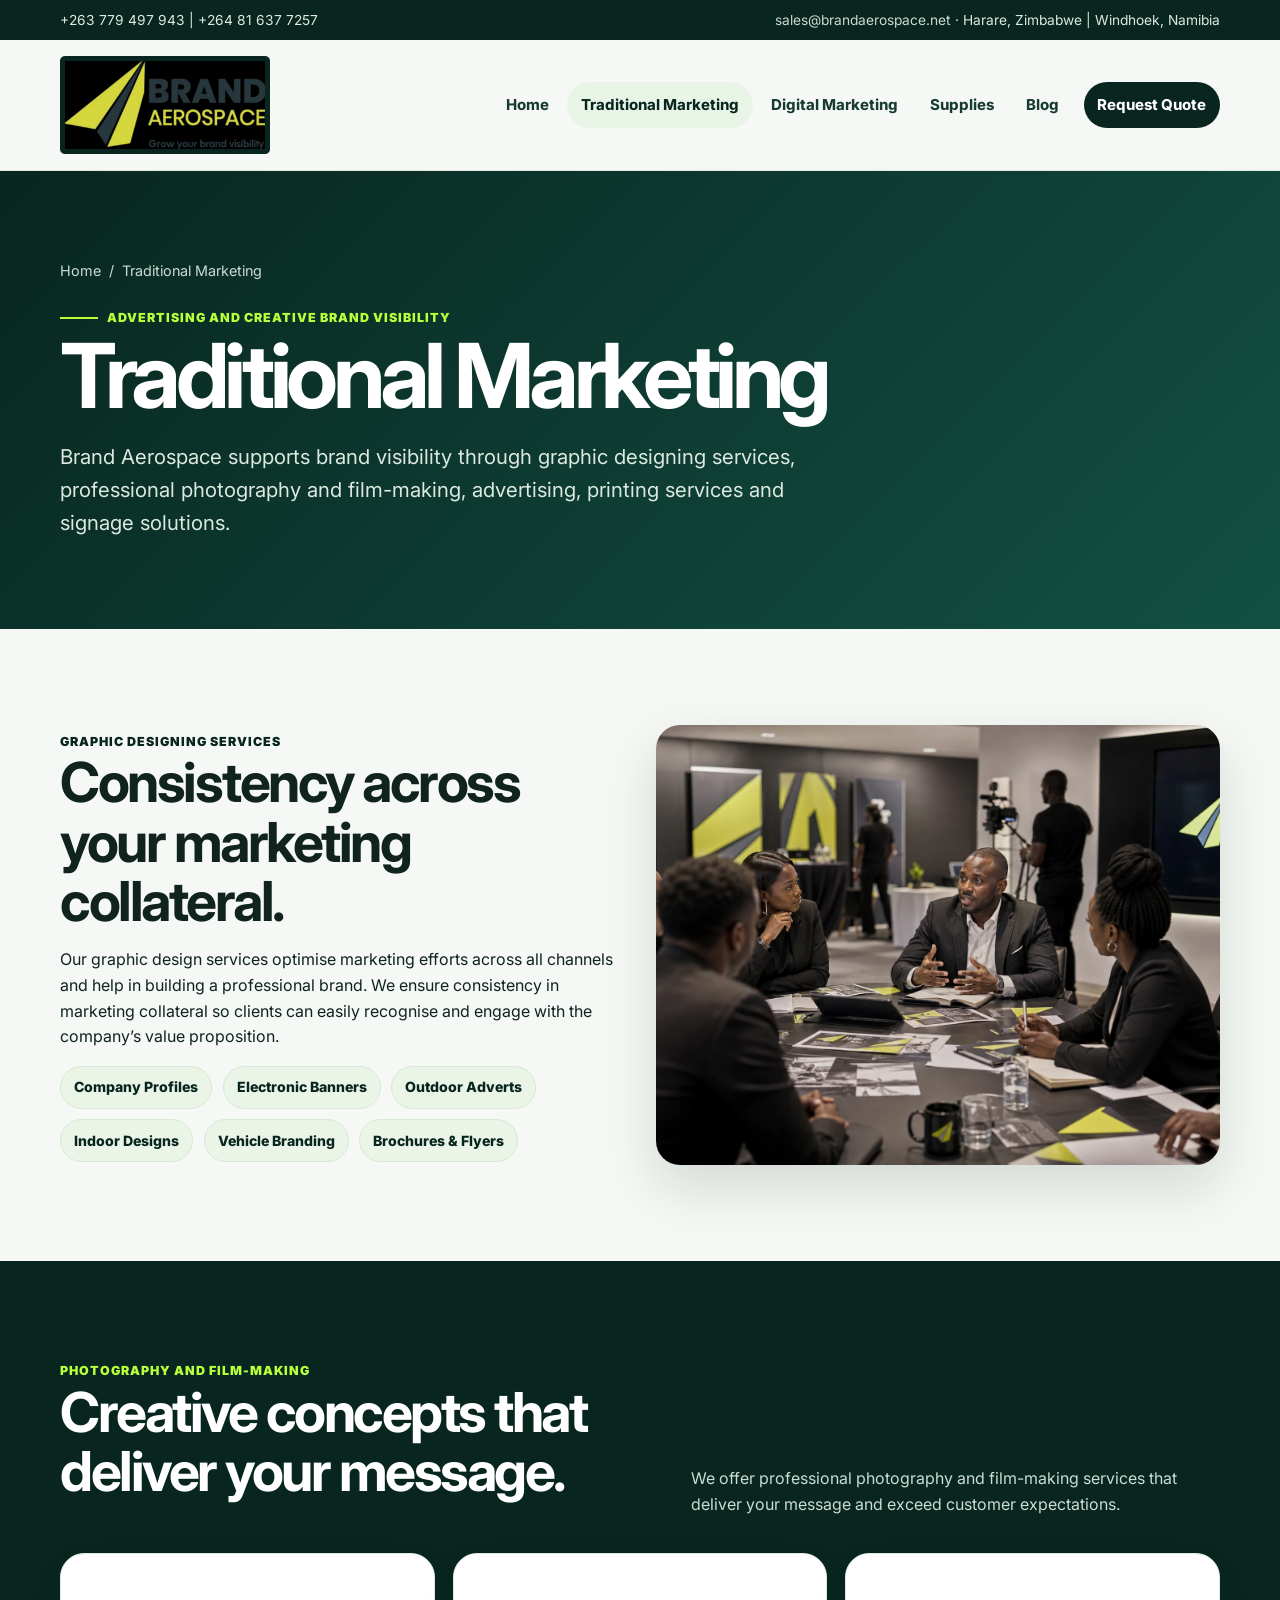
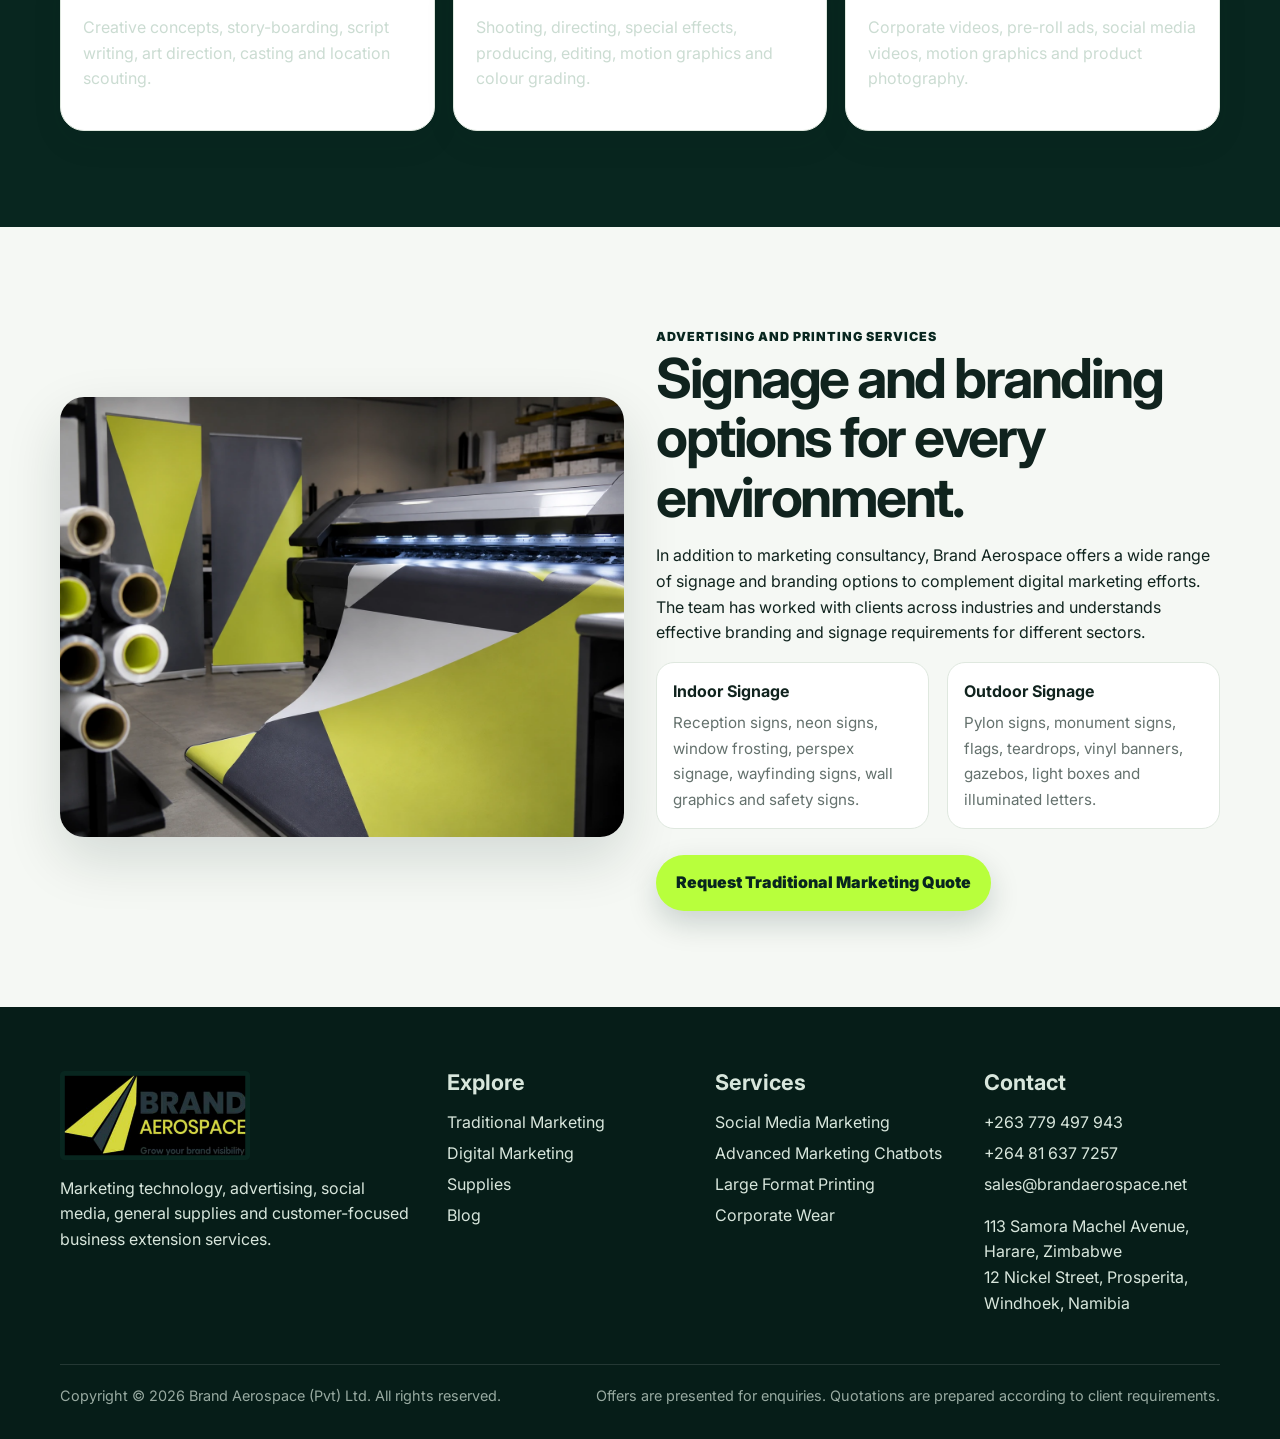
<file: traditional-marketing.html>
<!doctype html>
<html lang="en">
<head>
  <meta charset="utf-8">
  <meta name="viewport" content="width=device-width, initial-scale=1">
  <title>Traditional Marketing | Brand Aerospace</title>
  <meta name="description" content="Graphic designing, photography, film-making, advertising, printing and signage solutions from Brand Aerospace.">
  <link rel="icon" href="assets/img/favicon.png" type="image/png">
  <link rel="preconnect" href="https://fonts.googleapis.com">
  <link rel="preconnect" href="https://fonts.gstatic.com" crossorigin>
  <link href="https://fonts.googleapis.com/css2?family=Inter:wght@400;600;700;800;900&display=swap" rel="stylesheet">
  <link rel="stylesheet" href="assets/css/styles.css">
</head>
<body>

<a class="skip-link" href="#main">Skip to content</a>
<div class="topbar">
  <div class="container">
    <span>+263 779 497 943 | +264 81 637 7257</span>
    <span><a href="mailto:sales@brandaerospace.net">sales@brandaerospace.net</a> · Harare, Zimbabwe | Windhoek, Namibia</span>
  </div>
</div>
<header class="site-header">
  <div class="container nav-wrap">
    <a class="brand" href="index.html" aria-label="Brand Aerospace Home"><img src="assets/img/brand-aerospace-logo.png" alt="Brand Aerospace"></a>
    <button class="menu-toggle" aria-expanded="false" aria-controls="mainNav">Menu</button>
    <nav class="nav" id="mainNav" aria-label="Primary navigation">
      <a class="" href="index.html">Home</a>
      <a class="active" href="traditional-marketing.html">Traditional Marketing</a>
      <a class="" href="digital-marketing.html">Digital Marketing</a>
      <a class="" href="supplies.html">Supplies</a>
      <a class="" href="blog.html">Blog</a>
      <a class="quote-link" href="contact.html">Request Quote</a>
    </nav>
  </div>
</header>

<main id="main">

<section class="page-hero">
  <div class="container">
    <div class="breadcrumbs"><a href="index.html">Home</a><span>/</span><span>Traditional Marketing</span></div>
    <span class="eyebrow">Advertising and creative brand visibility</span>
    <h1>Traditional Marketing</h1>
    <p class="lead">Brand Aerospace supports brand visibility through graphic designing services, professional photography and film-making, advertising, printing services and signage solutions.</p>
  </div>
</section>

<section class="section">
  <div class="container image-band">
    <div>
      <span class="kicker">Graphic Designing Services</span>
      <h2>Consistency across your marketing collateral.</h2>
      <p>Our graphic design services optimise marketing efforts across all channels and help in building a professional brand. We ensure consistency in marketing collateral so clients can easily recognise and engage with the company’s value proposition.</p>
      <div class="pill-row">
        <span class="pill">Company Profiles</span>
        <span class="pill">Electronic Banners</span>
        <span class="pill">Outdoor Adverts</span>
        <span class="pill">Indoor Designs</span>
        <span class="pill">Vehicle Branding</span>
        <span class="pill">Brochures & Flyers</span>
      </div>
    </div>
    <figure><img src="assets/img/traditional-marketing-placeholder.webp" alt="Brand Aerospace traditional marketing strategy meeting visual"></figure>
  </div>
</section>

<section class="section dark">
  <div class="container">
    <div class="section-head">
      <div>
        <span class="kicker">Photography and Film-Making</span>
        <h2>Creative concepts that deliver your message.</h2>
      </div>
      <p>We offer professional photography and film-making services that deliver your message and exceed customer expectations.</p>
    </div>
    <div class="grid three">
      <div class="card"><h3>Production Planning</h3><p>Creative concepts, story-boarding, script writing, art direction, casting and location scouting.</p></div>
      <div class="card"><h3>Content Production</h3><p>Shooting, directing, special effects, producing, editing, motion graphics and colour grading.</p></div>
      <div class="card"><h3>Video & Photography</h3><p>Corporate videos, pre-roll ads, social media videos, motion graphics and product photography.</p></div>
    </div>
  </div>
</section>

<section class="section">
  <div class="container image-band">
    <figure><img src="assets/img/printing-signage.webp" alt="Large format printing and signage production visual"></figure>
    <div>
      <span class="kicker">Advertising and Printing Services</span>
      <h2>Signage and branding options for every environment.</h2>
      <p>In addition to marketing consultancy, Brand Aerospace offers a wide range of signage and branding options to complement digital marketing efforts. The team has worked with clients across industries and understands effective branding and signage requirements for different sectors.</p>
      <div class="grid two">
        <div class="service-item"><strong>Indoor Signage</strong><span>Reception signs, neon signs, window frosting, perspex signage, wayfinding signs, wall graphics and safety signs.</span></div>
        <div class="service-item"><strong>Outdoor Signage</strong><span>Pylon signs, monument signs, flags, teardrops, vinyl banners, gazebos, light boxes and illuminated letters.</span></div>
      </div>
      <div class="actions"><a class="btn primary" href="contact.html?service=Traditional%20Marketing">Request Traditional Marketing Quote</a></div>
    </div>
  </div>
</section>

</main>

<footer class="site-footer">
  <div class="container">
    <div class="footer-grid">
      <div>
        <img src="assets/img/brand-aerospace-logo.png" alt="Brand Aerospace">
        <p>Marketing technology, advertising, social media, general supplies and customer-focused business extension services.</p>
      </div>
      <div>
        <h3>Explore</h3>
        <a href="traditional-marketing.html">Traditional Marketing</a>
        <a href="digital-marketing.html">Digital Marketing</a>
        <a href="supplies.html">Supplies</a>
        <a href="blog.html">Blog</a>
      </div>
      <div>
        <h3>Services</h3>
        <a href="digital-marketing.html#social-media">Social Media Marketing</a>
        <a href="digital-marketing.html#chatbots">Advanced Marketing Chatbots</a>
        <a href="supplies.html#printing">Large Format Printing</a>
        <a href="supplies.html#corporate-wear">Corporate Wear</a>
      </div>
      <div>
        <h3>Contact</h3>
        <a href="tel:+263779497943">+263 779 497 943</a>
        <a href="tel:+264816377257">+264 81 637 7257</a>
        <a href="mailto:sales@brandaerospace.net">sales@brandaerospace.net</a>
        <p>113 Samora Machel Avenue, Harare, Zimbabwe<br>12 Nickel Street, Prosperita, Windhoek, Namibia</p>
      </div>
    </div>
    <div class="footer-bottom">
      <span>Copyright © <span data-year></span> Brand Aerospace (Pvt) Ltd. All rights reserved.</span>
      <span>Offers are presented for enquiries. Quotations are prepared according to client requirements.</span>
    </div>
  </div>
</footer>
<script src="assets/js/main.js"></script>

</body>
</html>
</file>
<file: assets/css/styles.css>
:root{
  --green:#08261f;
  --green-2:#0d3a30;
  --lime:#b8ff3c;
  --lime-2:#d7ff83;
  --ink:#10231e;
  --muted:#64716d;
  --light:#f5f8f4;
  --line:#dfe8df;
  --white:#ffffff;
  --shadow:0 22px 55px rgba(8,38,31,.14);
  --radius:24px;
}
*{box-sizing:border-box}
html{scroll-behavior:smooth}
body{margin:0;font-family:Inter,Arial,Helvetica,sans-serif;color:var(--ink);background:var(--light);line-height:1.6}
a{color:inherit;text-decoration:none}
img{max-width:100%;display:block}
.container{width:min(1160px,92%);margin:0 auto}
.skip-link{position:absolute;left:-9999px;top:auto;background:var(--lime);color:var(--green);padding:.75rem 1rem;z-index:999}.skip-link:focus{left:1rem;top:1rem}
.topbar{background:var(--green);color:#dce9df;font-size:.86rem;padding:.55rem 0}.topbar .container{display:flex;justify-content:space-between;gap:1rem;flex-wrap:wrap}.topbar a{opacity:.92}.topbar a:hover{color:var(--lime)}
.site-header{position:sticky;top:0;z-index:50;background:rgba(245,248,244,.93);backdrop-filter:blur(14px);border-bottom:1px solid rgba(8,38,31,.08)}
.nav-wrap{display:flex;align-items:center;justify-content:space-between;gap:1.5rem;padding:1rem 0}.brand img{width:210px;height:auto}.nav{display:flex;align-items:center;gap:.3rem}.nav a{font-weight:750;font-size:.94rem;padding:.7rem .85rem;border-radius:999px;color:#173b33}.nav a:hover,.nav a.active{background:#e8f4e6;color:var(--green)}.nav .quote-link{background:var(--green);color:var(--white);margin-left:.4rem}.nav .quote-link:hover{background:#0f463a;color:var(--lime)}.menu-toggle{display:none;border:0;background:var(--green);color:var(--white);padding:.7rem .9rem;border-radius:12px;font-weight:800}
.hero{position:relative;isolation:isolate;background:linear-gradient(135deg,rgba(8,38,31,.93),rgba(8,38,31,.72)),url('../img/hero-catalogue.webp') center/cover;min-height:720px;color:var(--white);display:flex;align-items:center;padding:7rem 0 5rem;overflow:hidden}.hero:after{content:"";position:absolute;inset:auto -10% -35% 35%;height:420px;background:radial-gradient(circle,var(--lime),transparent 62%);opacity:.22;z-index:-1}.hero-grid{display:grid;grid-template-columns:1.12fr .88fr;gap:3rem;align-items:center}.eyebrow{display:inline-flex;align-items:center;gap:.55rem;color:var(--lime);font-weight:900;letter-spacing:.08em;text-transform:uppercase;font-size:.78rem}.eyebrow:before{content:"";width:38px;height:2px;background:var(--lime)}h1,h2,h3{line-height:1.08;margin:0 0 1rem}h1{font-size:clamp(3rem,7vw,6.8rem);letter-spacing:-.06em}h2{font-size:clamp(2.05rem,4.3vw,4.3rem);letter-spacing:-.045em}h3{font-size:1.35rem}.lead{font-size:clamp(1rem,1.9vw,1.28rem);color:#e5efe8;max-width:680px;margin:0 0 1.6rem}.hero-actions,.actions{display:flex;gap:.9rem;flex-wrap:wrap;margin-top:1.6rem}.btn{display:inline-flex;align-items:center;justify-content:center;gap:.55rem;border:0;border-radius:999px;padding:.94rem 1.25rem;font-weight:900;cursor:pointer;transition:.2s ease;background:var(--green);color:var(--white);box-shadow:0 12px 30px rgba(8,38,31,.18)}.btn:hover{transform:translateY(-2px);box-shadow:0 16px 35px rgba(8,38,31,.2)}.btn.primary{background:var(--lime);color:var(--green)}.btn.secondary{background:rgba(255,255,255,.12);color:var(--white);border:1px solid rgba(255,255,255,.25)}.btn.ghost{background:#e7f1e7;color:var(--green);box-shadow:none}.btn.small{padding:.72rem .95rem;font-size:.9rem}.hero-card{background:rgba(255,255,255,.11);border:1px solid rgba(255,255,255,.2);border-radius:var(--radius);padding:1.25rem;box-shadow:var(--shadow);backdrop-filter:blur(12px)}.hero-card img{border-radius:18px;margin-bottom:1rem}.quick-stats{display:grid;grid-template-columns:repeat(3,1fr);gap:.7rem;margin-top:1rem}.stat{background:rgba(255,255,255,.12);border:1px solid rgba(255,255,255,.14);padding:1rem;border-radius:18px}.stat strong{display:block;font-size:1.5rem;color:var(--lime)}.section{padding:6rem 0}.section.tight{padding:4rem 0}.section.dark{background:var(--green);color:var(--white)}.section.dark p,.section.dark .muted{color:#cbdcd2}.section-head{display:flex;justify-content:space-between;align-items:end;gap:2rem;margin-bottom:2.2rem}.section-head p{max-width:620px;margin:0;color:var(--muted)}.section.dark .section-head p{color:#cbdcd2}.grid{display:grid;gap:1.1rem}.grid.three{grid-template-columns:repeat(3,1fr)}.grid.two{grid-template-columns:repeat(2,1fr)}.grid.four{grid-template-columns:repeat(4,1fr)}.card{background:var(--white);border:1px solid var(--line);border-radius:var(--radius);padding:1.4rem;box-shadow:0 12px 32px rgba(8,38,31,.07);height:100%}.card:hover{transform:translateY(-3px);transition:.2s ease;box-shadow:var(--shadow)}.card .icon{width:48px;height:48px;border-radius:14px;background:#e8f4e6;display:grid;place-items:center;font-size:1.45rem;margin-bottom:1rem}.card p{color:var(--muted);margin:.4rem 0 1rem}.card ul,.offer ul{padding-left:1.1rem;margin:.8rem 0;color:var(--muted)}.card li,.offer li{margin:.35rem 0}.image-band{display:grid;grid-template-columns:1fr 1fr;gap:2rem;align-items:center}.image-band figure{margin:0;border-radius:var(--radius);overflow:hidden;box-shadow:var(--shadow);background:var(--white)}.image-band figure img{width:100%;height:440px;object-fit:cover}.kicker{font-weight:900;color:var(--green);text-transform:uppercase;letter-spacing:.08em;font-size:.78rem}.dark .kicker{color:var(--lime)}.pill-row{display:flex;gap:.65rem;flex-wrap:wrap;margin-top:1rem}.pill{background:#eaf4e7;color:var(--green);border:1px solid #d8e9d4;border-radius:999px;padding:.58rem .82rem;font-weight:800;font-size:.88rem}.dark .pill{background:rgba(255,255,255,.1);color:var(--white);border-color:rgba(255,255,255,.18)}.offer{background:linear-gradient(180deg,#fff,#f8fbf6);border:1px solid var(--line);border-radius:var(--radius);padding:1.5rem;box-shadow:0 12px 32px rgba(8,38,31,.07);position:relative;overflow:hidden}.offer:before{content:"";position:absolute;right:-40px;top:-40px;width:130px;height:130px;background:var(--lime);border-radius:50%;opacity:.18}.offer h3{position:relative}.offer .tag{display:inline-flex;background:var(--green);color:var(--lime);border-radius:999px;padding:.35rem .7rem;font-size:.76rem;font-weight:900;margin-bottom:.9rem}.cta{background:linear-gradient(135deg,var(--green),#104e41);color:var(--white);border-radius:32px;padding:3rem;position:relative;overflow:hidden}.cta:after{content:"";position:absolute;right:-120px;bottom:-150px;width:420px;height:420px;background:radial-gradient(circle,var(--lime),transparent 66%);opacity:.28}.cta .content{position:relative;z-index:1;display:grid;grid-template-columns:1.2fr .8fr;gap:2rem;align-items:center}.cta p{color:#d5e8dc}.page-hero{background:linear-gradient(135deg,var(--green),#125044);color:var(--white);padding:5.5rem 0 4rem}.page-hero p{color:#dce9df;max-width:780px}.breadcrumbs{display:flex;gap:.5rem;font-size:.9rem;color:#cbdcd2;margin-bottom:1.2rem}.split{display:grid;grid-template-columns:.9fr 1.1fr;gap:2rem;align-items:start}.service-list{display:grid;grid-template-columns:repeat(2,1fr);gap:1rem}.service-item{background:#fff;border:1px solid var(--line);padding:1rem;border-radius:18px}.service-item strong{display:block;margin-bottom:.35rem}.service-item span{color:var(--muted);font-size:.95rem}.quote-form{background:var(--white);border:1px solid var(--line);border-radius:var(--radius);padding:1.4rem;box-shadow:var(--shadow)}.form-grid{display:grid;grid-template-columns:1fr 1fr;gap:1rem}.field{display:flex;flex-direction:column;gap:.35rem}.field.full{grid-column:1/-1}label{font-weight:850;color:#173b33;font-size:.92rem}input,select,textarea{width:100%;border:1px solid #cedbd1;background:#fbfdfb;border-radius:14px;padding:.9rem 1rem;font:inherit;color:var(--ink)}textarea{min-height:130px;resize:vertical}.form-note{font-size:.88rem;color:var(--muted);margin-top:1rem}.clients{display:grid;grid-template-columns:repeat(4,1fr);gap:.8rem}.client{background:#fff;border:1px solid var(--line);border-radius:18px;padding:1rem;text-align:center;font-weight:900;color:#314941}.blog-card{background:#fff;border:1px solid var(--line);border-radius:var(--radius);overflow:hidden;box-shadow:0 12px 32px rgba(8,38,31,.07)}.blog-card .blog-body{padding:1.25rem}.blog-meta{color:var(--muted);font-size:.88rem;font-weight:800;text-transform:uppercase;letter-spacing:.05em}.blog-card img{height:210px;width:100%;object-fit:cover}.site-footer{background:#061d18;color:#d8e6dc;padding:4rem 0 2rem}.footer-grid{display:grid;grid-template-columns:1.2fr .8fr .8fr .8fr;gap:2rem}.site-footer img{width:190px;margin-bottom:1rem}.site-footer a{display:block;color:#d8e6dc;margin:.35rem 0}.site-footer a:hover{color:var(--lime)}.footer-bottom{border-top:1px solid rgba(255,255,255,.12);margin-top:2rem;padding-top:1.2rem;display:flex;justify-content:space-between;gap:1rem;flex-wrap:wrap;color:#98aaa1;font-size:.9rem}.notice{background:#fff7d7;border:1px solid #ead891;color:#5b4b10;border-radius:18px;padding:1rem;margin:1.5rem 0}.no-price{font-size:.82rem;text-transform:uppercase;letter-spacing:.08em;font-weight:900;color:var(--green);background:#e9f7df;border-radius:999px;padding:.35rem .65rem;display:inline-flex;margin-bottom:.8rem}
@media (max-width: 900px){.hero-grid,.image-band,.cta .content,.split{grid-template-columns:1fr}.hero{min-height:auto;padding:5rem 0 3.5rem}.grid.three,.grid.four,.clients,.service-list{grid-template-columns:1fr 1fr}.footer-grid{grid-template-columns:1fr 1fr}.section-head{display:block}.hero-card{margin-top:1rem}.image-band figure img{height:320px}.nav{position:absolute;left:4%;right:4%;top:100%;background:#fff;border:1px solid var(--line);border-radius:20px;padding:.8rem;display:none;flex-direction:column;align-items:stretch;box-shadow:var(--shadow)}.nav.open{display:flex}.nav a{display:block}.nav .quote-link{margin-left:0}.menu-toggle{display:inline-flex}.brand img{width:185px}.quick-stats{grid-template-columns:1fr}}
@media (max-width: 640px){.topbar .container{display:block}.topbar span{display:block;margin:.2rem 0}h1{font-size:3rem}.grid.three,.grid.two,.grid.four,.clients,.service-list,.form-grid,.footer-grid{grid-template-columns:1fr}.cta{padding:2rem}.section{padding:4rem 0}.hero-actions,.actions{flex-direction:column}.btn{width:100%}.page-hero{padding:4rem 0 3rem}.card,.offer,.quote-form{padding:1.15rem}}
</file>
